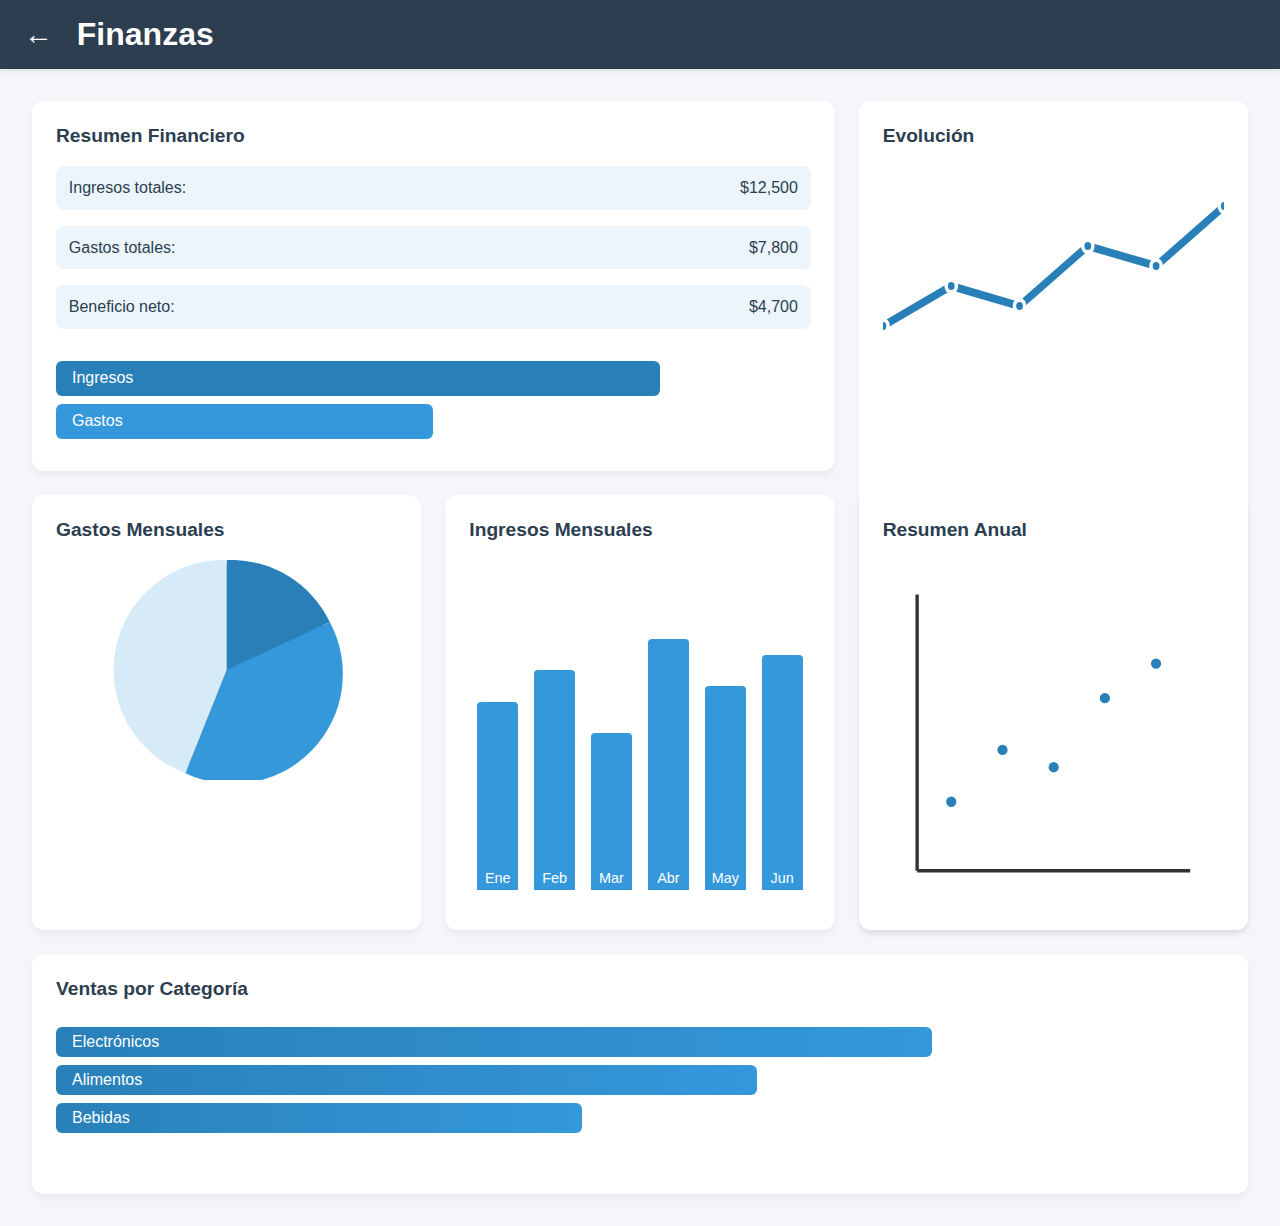
<file: Finanzas/index.html>
<!DOCTYPE html>
<html lang="es">
<head>
  <meta charset="UTF-8">
  <meta name="viewport" content="width=device-width, initial-scale=1.0">
  <title>Sistema POS - Finanzas</title>
  <link rel="stylesheet" href="styles.css">
</head>
<body>
  <header>
    <button id="backButton">←</button>
    <h1>Finanzas</h1>
  </header>

  <div class="grid-container">
    <!-- Cuadro 1: Resumen Financiero con gráfico de barras horizontal -->
    <div class="grid-item">
      <h2>Resumen Financiero</h2>
      <div class="metrics-box">
        <div class="metric-item">
          <span>Ingresos totales:</span>
          <span>$12,500</span>
        </div>
        <div class="metric-item">
          <span>Gastos totales:</span>
          <span>$7,800</span>
        </div>
        <div class="metric-item">
          <span>Beneficio neto:</span>
          <span>$4,700</span>
        </div>
      </div>
      <div class="chart horizontal-bar">
        <!-- Barras horizontales: ancho relativo para simular valores -->
        <div class="bar ingresos" style="width: 80%;">Ingresos</div>
        <div class="bar gastos" style="width: 50%;">Gastos</div>
      </div>
    </div>

    <!-- Cuadro 2: Evolución (chart de línea) -->
    <div class="grid-item">
      <h2>Evolución</h2>
      <div class="chart line-chart">
        <!-- Chart de línea simulado con SVG -->
        <svg viewBox="0 0 100 50" preserveAspectRatio="none">
          <polyline fill="none" stroke="#3498db" stroke-width="2"
            points="0,40 20,30 40,35 60,20 80,25 100,10" />
          <!-- Puntos -->
          <circle cx="0" cy="40" r="1.5" fill="#3498db" />
          <circle cx="20" cy="30" r="1.5" fill="#3498db" />
          <circle cx="40" cy="35" r="1.5" fill="#3498db" />
          <circle cx="60" cy="20" r="1.5" fill="#3498db" />
          <circle cx="80" cy="25" r="1.5" fill="#3498db" />
          <circle cx="100" cy="10" r="1.5" fill="#3498db" />
        </svg>
      </div>
    </div>

    <!-- Cuadro 3: Pie Chart de Gastos Mensuales -->
    <div class="grid-item">
      <h2>Gastos Mensuales</h2>
      <div class="chart pie-chart">
        <!-- Pie chart simulado con SVG -->
        <svg viewBox="0 0 32 32">
          <circle r="16" cx="16" cy="16" fill="#f5f6fa"/>
          <path d="M16 16 L16 0 A16 16 0 0 1 31 9 z" fill="#e74c3c"/>
          <path d="M16 16 L31 9 A16 16 0 0 1 10 31 z" fill="#f1c40f"/>
          <path d="M16 16 L10 31 A16 16 0 0 1 16 0 z" fill="#2ecc71"/>
        </svg>
      </div>
    </div>

    <!-- Cuadro 4: Barras verticales de Ingresos Mensuales -->
    <div class="grid-item">
      <h2>Ingresos Mensuales</h2>
      <div class="chart vertical-bars">
        <!-- Simulación de barras verticales -->
        <div class="vbar" style="height: 60%;">Ene</div>
        <div class="vbar" style="height: 70%;">Feb</div>
        <div class="vbar" style="height: 50%;">Mar</div>
        <div class="vbar" style="height: 80%;">Abr</div>
        <div class="vbar" style="height: 65%;">May</div>
        <div class="vbar" style="height: 75%;">Jun</div>
      </div>
    </div>

    <!-- Cuadro 5: Resumen Anual (XY Chart) -->
    <div class="grid-item">
      <h2>Resumen Anual</h2>
      <div class="chart xy-chart">
        <!-- Gráfico XY simulado con puntos -->
        <svg viewBox="0 0 100 100" preserveAspectRatio="none">
          <!-- Ejes -->
          <line x1="10" y1="90" x2="90" y2="90" stroke="#333" stroke-width="1" />
          <line x1="10" y1="90" x2="10" y2="10" stroke="#333" stroke-width="1" />
          <!-- Puntos aleatorios -->
          <circle cx="20" cy="70" r="2" fill="#9b59b6" />
          <circle cx="35" cy="55" r="2" fill="#9b59b6" />
          <circle cx="50" cy="60" r="2" fill="#9b59b6" />
          <circle cx="65" cy="40" r="2" fill="#9b59b6" />
          <circle cx="80" cy="30" r="2" fill="#9b59b6" />
        </svg>
      </div>
    </div>

    <div class="grid-item" id="categorias-chart">
        <h2>Ventas por Categoría</h2>
        <div class="chart horizontal-bar">
          <div class="bar" style="width: 75%">Electrónicos</div>
          <div class="bar" style="width: 60%">Alimentos</div>
          <div class="bar" style="width: 45%">Bebidas</div>
        </div>
      </div>

  <script src="script.js"></script>
</body>
</html>
</file>
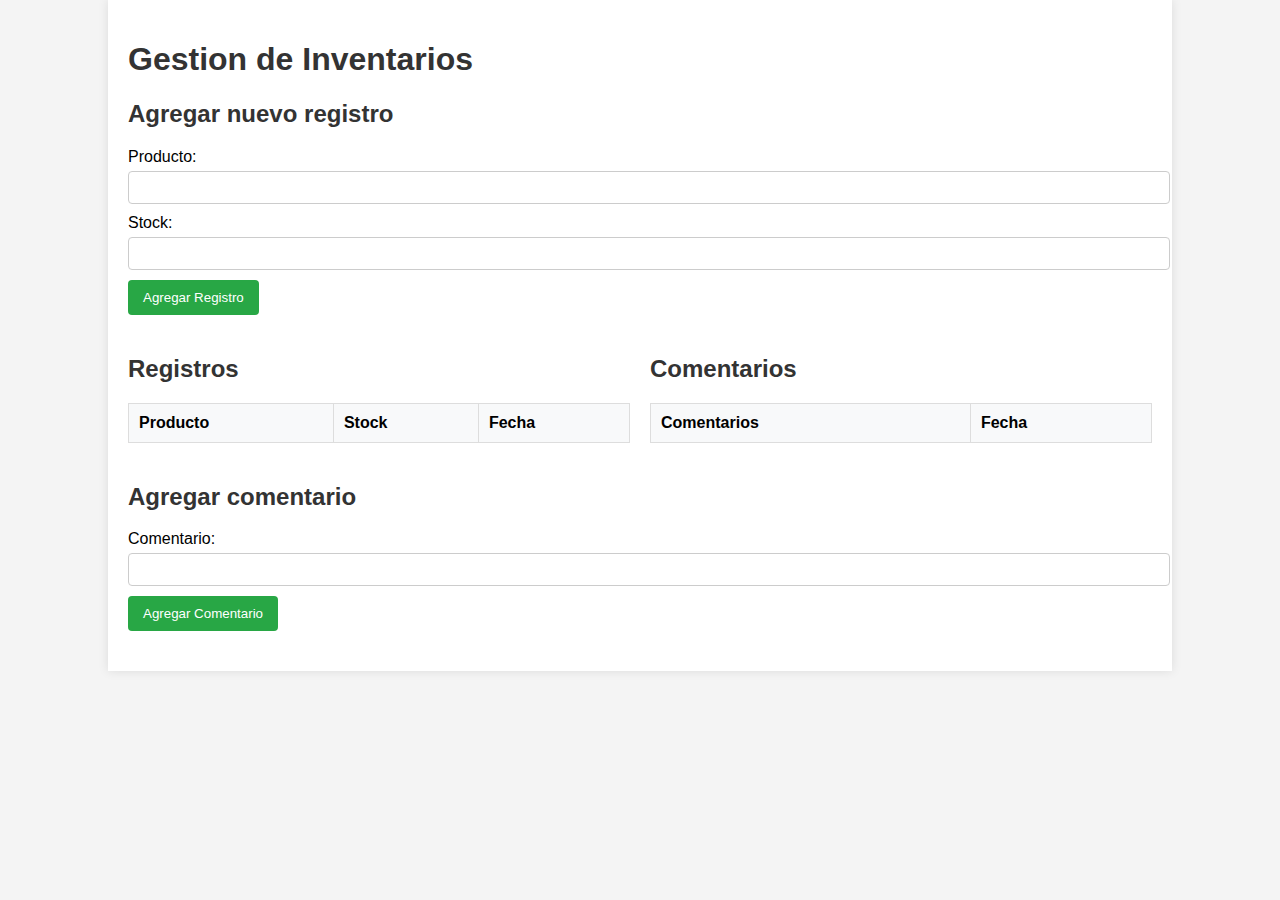
<file: ProyectoDSEyBD2/index.html>
<!DOCTYPE html>
<html lang="en">
<head>
    <meta charset="UTF-8">
    <meta name="viewport" content="width=device-width, initial-scale=1.0">
    <title>Gestion de Inventarios</title>
    <link rel="stylesheet" href="style.css">
</head>
<body>
    <div class="container">
        <h1>Gestion de Inventarios</h1>
        
        <section>
            <h2>Agregar nuevo registro</h2>
            <form id="registerForm">
                <label for="product">Producto:</label>
                <input type="text" id="product" name="product" required>
                <label for="stock">Stock:</label>
                <input type="number" id="stock" name="stock" required>
                <button type="submit">Agregar Registro</button>
            </form>
        </section>

        <div class="tables-container">
            <section class="table-section">
                <h2>Registros</h2>
                <table id="registersTable">
                    <thead>
                        <tr>
                            <th>Producto</th>
                            <th>Stock</th>
                            <th>Fecha</th>
                        </tr>
                    </thead>
                    <tbody>
                        <!-- Registers will be dynamically added here -->
                    </tbody>
                </table>
            </section>

            <section class="table-section">
                <h2>Comentarios</h2>
                <table id="commentsTable">
                    <thead>
                        <tr>
                            <th>Comentarios</th>
                            <th>Fecha</th>
                        </tr>
                    </thead>
                    <tbody>
                        <!-- Comments will be dynamically added here -->
                    </tbody>
                </table>
            </section>
        </div>

        <section>
            <h2>Agregar comentario</h2>
            <form id="commentForm">
                <label for="comment">Comentario:</label>
                <input type="text" id="comment" name="comment" required>
                <button type="submit">Agregar Comentario</button>
            </form>
        </section>
    </div>

    <script src="script.js"></script>
</body>
</html>
</file>
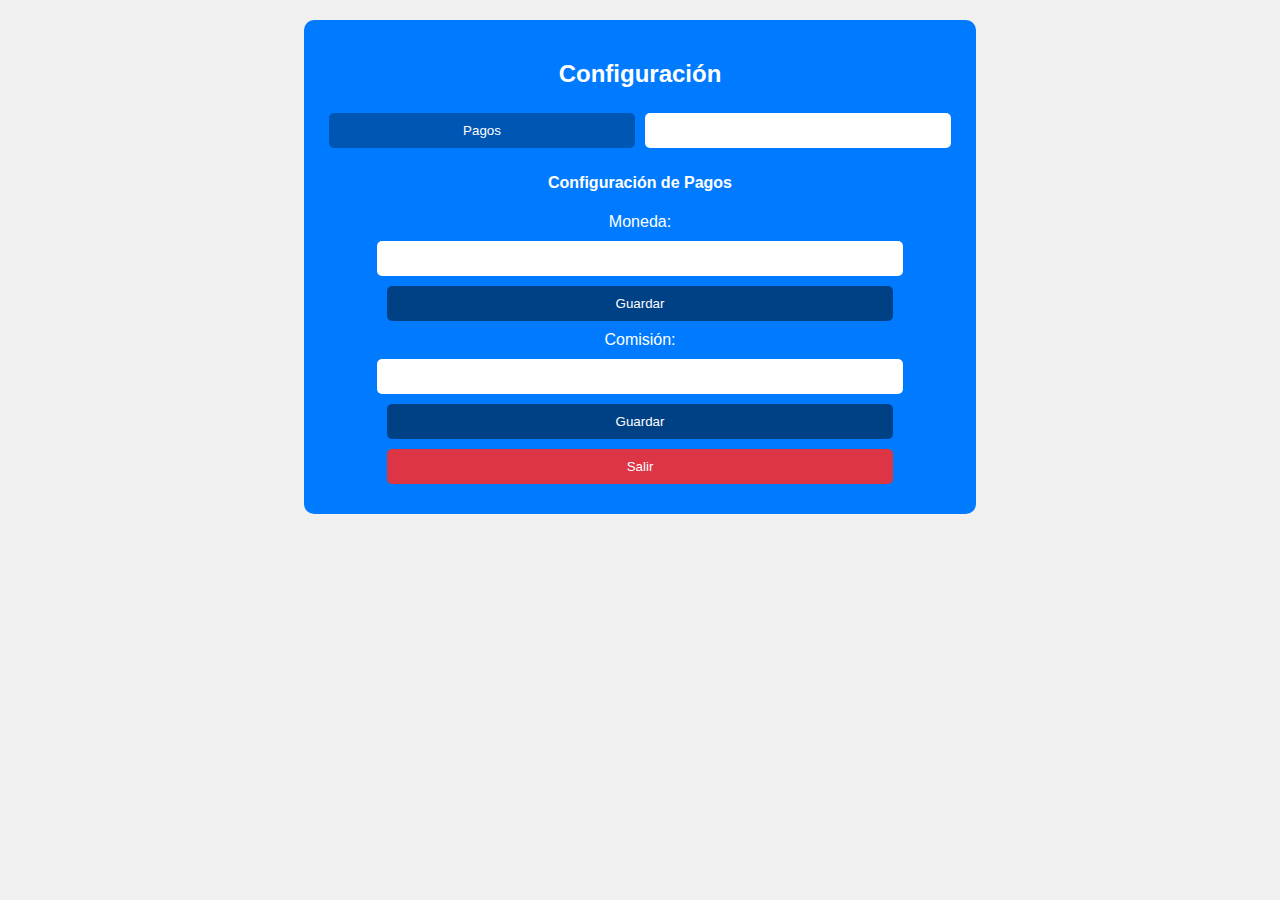
<file: cofig.html>
<!DOCTYPE html>
<html lang="es">
<head>
    <meta charset="UTF-8">
    <meta name="viewport" content="width=device-width, initial-scale=1.0">
    <title>Configuración</title>
    <style>
        body {
            font-family: Arial, sans-serif;
            background-color: #f0f0f0;
            text-align: center;
        }
        .container {
            width: 50%;
            margin: auto;
            background-color: #007bff;
            color: white;
            padding: 20px;
            border-radius: 10px;
            margin-top: 20px;
        }
        .tab {
            display: flex;
            justify-content: center;
            margin-bottom: 20px;
        }
        .tab button {
            background-color: white;
            border: none;
            padding: 10px 20px;
            cursor: pointer;
            margin: 5px;
        }
        .tab button.active {
            background-color: #0056b3;
            color: white;
        }
        .content {
            display: none;
        }
        .content.active {
            display: block;
        }
        input, button {
            display: block;
            width: 80%;
            margin: 10px auto;
            padding: 10px;
            border: none;
            border-radius: 5px;
        }
        button {
            background-color: #004085;
            color: white;
            cursor: pointer;
        }
        button:hover {
            background-color: #002752;
        }
        .btn-danger {
            background-color: #dc3545;
        }
    </style>
    <script>
        function guardarDatos(tipo) {
            let valor = document.getElementById(tipo).value;
            if (valor.trim() === "") {
                alert("Por favor, ingrese un valor en " + tipo);
                return;
            }
            alert(tipo + " guardado: " + valor);
        }
        
        function cerrarPagina() {
            window.close();
        }
        
        function cambiarPantalla(pantalla) {
            document.querySelectorAll('.content').forEach(div => div.classList.remove('active'));
            document.getElementById(pantalla).classList.add('active');
        }
    </script>
</head>
<body>
    <div class="container">
        <h2>Configuración</h2>
        <div class="tab">
            <button class="active" onclick="cambiarPantalla('pagos')">Pagos</button>
            <button onclick="cambiarPantalla('usuarios')">Usuarios</button>
        </div>
        
        <div id="pagos" class="content active">
            <h4>Configuración de Pagos</h4>
            <label>Moneda:</label>
            <input type="text" id="moneda">
            <button onclick="guardarDatos('moneda')">Guardar</button>
            <label>Comisión:</label>
            <input type="text" id="comision">
            <button onclick="guardarDatos('comision')">Guardar</button>
            <button class="btn-danger" onclick="cerrarPagina()">Salir</button>
        </div>
        
        <div id="usuarios" class="content">
            <h4>Configuración de Usuarios</h4>
            <label>Usuario Nuevo:</label>
            <input type="text" id="usuario">
            <button onclick="guardarDatos('usuario')">Guardar</button>
            <label>Área Asignada:</label>
            <input type="text" id="area">
            <button onclick="guardarDatos('area')">Guardar</button>
            <button class="btn-danger" onclick="cerrarPagina()">Salir</button>
        </div>
    </div>
</body>
</html>
</file>
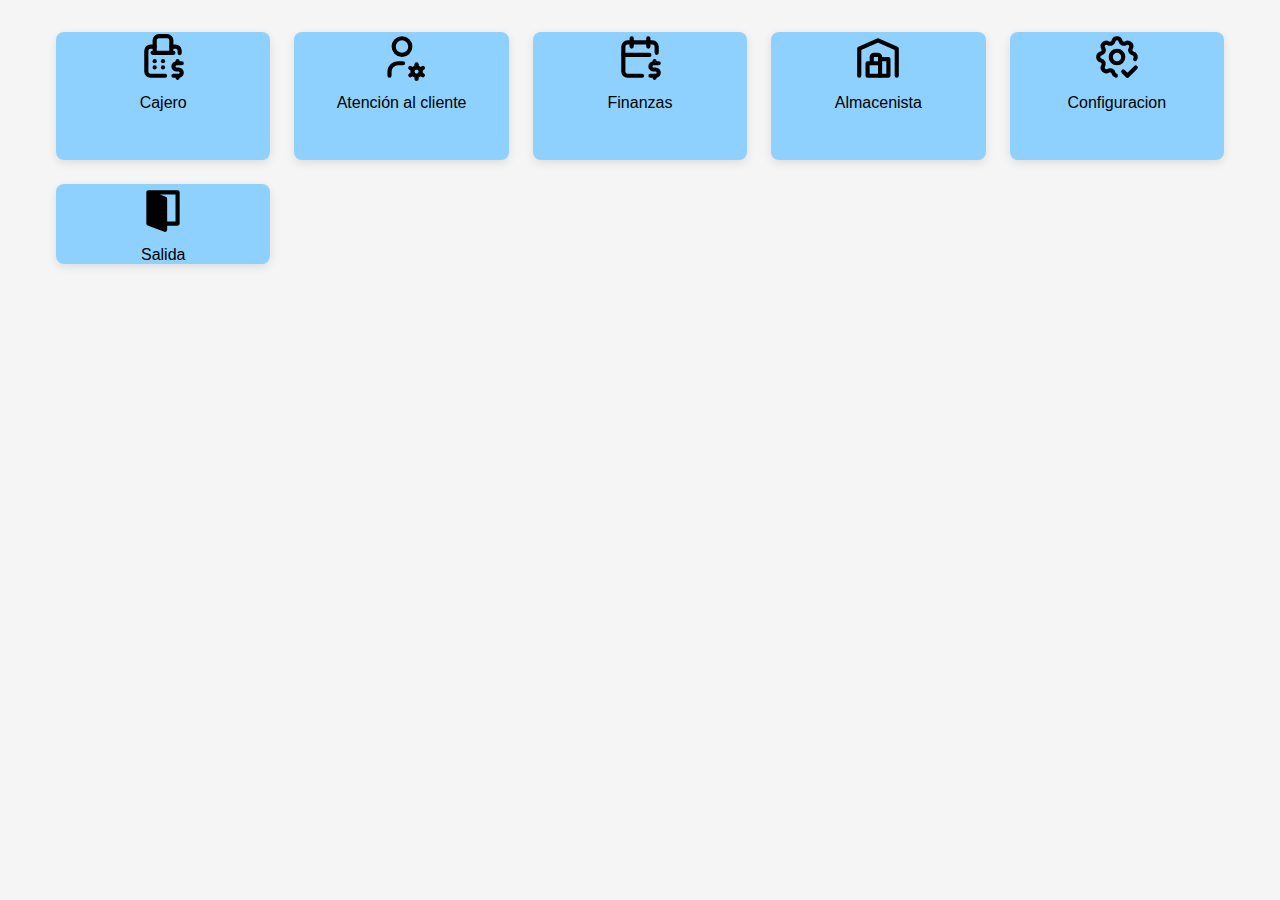
<file: inicio.html>
<!DOCTYPE html>
<html lang="es">
<head>
    <meta charset="UTF-8">
    <meta name="viewport" content="width=device-width, initial-scale=1.0">
    <title>Abarrotes Pedro</title>
    <link rel="stylesheet" href="/Css/inicio.css">
    
</head>
<body>


    <div class="container">
        <ul>
            <li>
            <center>
                <svg  xmlns="http://www.w3.org/2000/svg" color="black"  width="50"  height="50"  viewBox="0 0 24 24"  fill="none"  stroke="currentColor"  stroke-width="2"  stroke-linecap="round"  stroke-linejoin="round"  class="icon icon-tabler icons-tabler-outline icon-tabler-cash-register"><path stroke="none" d="M0 0h24v24H0z" fill="none"/><path d="M21 15h-2.5c-.398 0 -.779 .158 -1.061 .439c-.281 .281 -.439 .663 -.439 1.061c0 .398 .158 .779 .439 1.061c.281 .281 .663 .439 1.061 .439h1c.398 0 .779 .158 1.061 .439c.281 .281 .439 .663 .439 1.061c0 .398 -.158 .779 -.439 1.061c-.281 .281 -.663 .439 -1.061 .439h-2.5" /><path d="M19 21v1m0 -8v1" /><path d="M13 21h-7c-.53 0 -1.039 -.211 -1.414 -.586c-.375 -.375 -.586 -.884 -.586 -1.414v-10c0 -.53 .211 -1.039 .586 -1.414c.375 -.375 .884 -.586 1.414 -.586h2m12 3.12v-1.12c0 -.53 -.211 -1.039 -.586 -1.414c-.375 -.375 -.884 -.586 -1.414 -.586h-2" /><path d="M16 10v-6c0 -.53 -.211 -1.039 -.586 -1.414c-.375 -.375 -.884 -.586 -1.414 -.586h-4c-.53 0 -1.039 .211 -1.414 .586c-.375 .375 -.586 .884 -.586 1.414v6m8 0h-8m8 0h1m-9 0h-1" /><path d="M8 14v.01" /><path d="M8 17v.01" /><path d="M12 13.99v.01" /><path d="M12 17v.01" /></svg>
            </center>
            Cajero
            <a href="/cajero.html"></a>
            </li>

            <li>
            <center>
                <svg  xmlns="http://www.w3.org/2000/svg" color="black"  width="50"  height="50"  viewBox="0 0 24 24"  fill="none"  stroke="currentColor"  stroke-width="2"  stroke-linecap="round"  stroke-linejoin="round"  class="icon icon-tabler icons-tabler-outline icon-tabler-user-cog"><path stroke="none" d="M0 0h24v24H0z" fill="none"/><path d="M8 7a4 4 0 1 0 8 0a4 4 0 0 0 -8 0" /><path d="M6 21v-2a4 4 0 0 1 4 -4h2.5" /><path d="M19.001 19m-2 0a2 2 0 1 0 4 0a2 2 0 1 0 -4 0" /><path d="M19.001 15.5v1.5" /><path d="M19.001 21v1.5" /><path d="M22.032 17.25l-1.299 .75" /><path d="M17.27 20l-1.3 .75" /><path d="M15.97 17.25l1.3 .75" /><path d="M20.733 20l1.3 .75" /></svg>
            </center>
            Atención al cliente
            <a href="atencion.html"></a>
            </li>

            <li>
            <center>
                <svg  xmlns="http://www.w3.org/2000/svg" color="black"  width="50"  height="50"  viewBox="0 0 24 24"  fill="none"  stroke="currentColor"  stroke-width="2"  stroke-linecap="round"  stroke-linejoin="round"  class="icon icon-tabler icons-tabler-outline icon-tabler-calendar-dollar"><path stroke="none" d="M0 0h24v24H0z" fill="none"/><path d="M13 21h-7a2 2 0 0 1 -2 -2v-12a2 2 0 0 1 2 -2h12a2 2 0 0 1 2 2v3" /><path d="M16 3v4" /><path d="M8 3v4" /><path d="M4 11h12.5" /><path d="M21 15h-2.5a1.5 1.5 0 0 0 0 3h1a1.5 1.5 0 0 1 0 3h-2.5" /><path d="M19 21v1m0 -8v1" /></svg>
            </center>
            Finanzas
            <a href="finanzas.html"></a>
            </li>

            <li>
            <center>
                <svg  xmlns="http://www.w3.org/2000/svg" color="black" width="50"  height="50"  viewBox="0 0 24 24"  fill="none"  stroke="currentColor"  stroke-width="2"  stroke-linecap="round"  stroke-linejoin="round"  class="icon icon-tabler icons-tabler-outline icon-tabler-building-warehouse"><path stroke="none" d="M0 0h24v24H0z" fill="none"/><path d="M3 21v-13l9 -4l9 4v13" /><path d="M13 13h4v8h-10v-6h6" /><path d="M13 21v-9a1 1 0 0 0 -1 -1h-2a1 1 0 0 0 -1 1v3" /></svg>
            </center>
            Almacenista
            <a href="almacenista.html"></a>
            </li>

            <li>
            <center>
                <svg  xmlns="http://www.w3.org/2000/svg"  color="black" width="50"  height="50"  viewBox="0 0 24 24"  fill="none"  stroke="currentColor"  stroke-width="2"  stroke-linecap="round"  stroke-linejoin="round"  class="icon icon-tabler icons-tabler-outline icon-tabler-settings-check"><path stroke="none" d="M0 0h24v24H0z" fill="none"/><path d="M11.445 20.913a1.665 1.665 0 0 1 -1.12 -1.23a1.724 1.724 0 0 0 -2.573 -1.066c-1.543 .94 -3.31 -.826 -2.37 -2.37a1.724 1.724 0 0 0 -1.065 -2.572c-1.756 -.426 -1.756 -2.924 0 -3.35a1.724 1.724 0 0 0 1.066 -2.573c-.94 -1.543 .826 -3.31 2.37 -2.37c1 .608 2.296 .07 2.572 -1.065c.426 -1.756 2.924 -1.756 3.35 0a1.724 1.724 0 0 0 2.573 1.066c1.543 -.94 3.31 .826 2.37 2.37a1.724 1.724 0 0 0 1.065 2.572c1.31 .318 1.643 1.79 .997 2.694" /><path d="M15 19l2 2l4 -4" /><path d="M9 12a3 3 0 1 0 6 0a3 3 0 0 0 -6 0" /></svg>
            </center>
            Configuracion
            <a href="cofig.html"></a>
            </li>

            <li>
            <center>
                <svg  xmlns="http://www.w3.org/2000/svg" color="black" width="50"  height="50"  viewBox="0 0 24 24"  fill="currentColor"  class="icon icon-tabler icons-tabler-filled icon-tabler-dual-screen"><path stroke="none" d="M0 0h24v24H0z" fill="none"/><path d="M19 3a1 1 0 0 1 1 1v15a1 1 0 0 1 -1 1h-5v2a1 1 0 0 1 -1.351 .936l-8 -3a1 1 0 0 1 -.649 -.936v-15a1 1 0 0 1 .212 -.616l.068 -.079l.078 -.072l.066 -.05l.092 -.058l.065 -.033l.1 -.04l.099 -.028l.046 -.01l.108 -.013l.066 -.001zm-5.649 3.064a1 1 0 0 1 .649 .936v11h4v-13h-7.486z" /></svg>
            </center>
            Salida
            </li>

        </ul>
    </div>
</body>
</html>
</file>
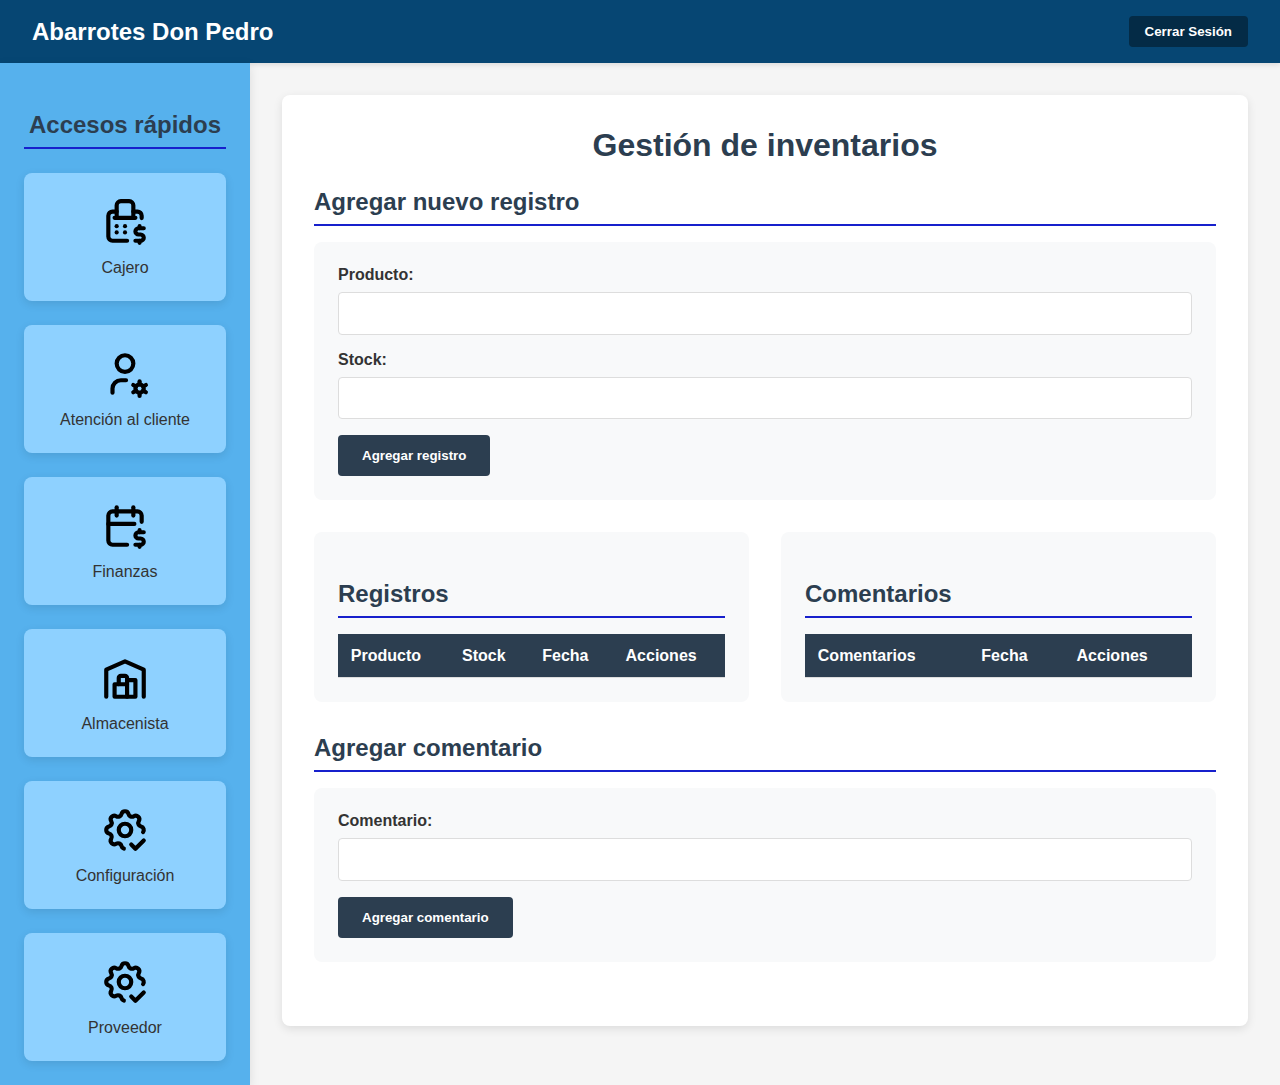
<file: Html/almacenista.html>
<!DOCTYPE html>
<html lang="es">
<head>
    <meta charset="UTF-8">
    <meta name="viewport" content="width=device-width, initial-scale=1.0">
    <title>Gestión de Inventarios | Abarrotes Don Pedro</title>
    <link rel="stylesheet" href="/Css/almacenista.css">
    <script defer src="/Js/almacenista.js"></script>

</head>
<body>
    <!-- Barra de navegación superior -->
    <nav>
        <div class="logo">Abarrotes <span>Don Pedro</span></div>
        <button id="salida-btn" onclick="cerrarPagina()">Cerrar Sesión</button>
    </nav>

    <!-- Contenido principal -->
    <div class="main-container">
        <!-- Menú de accesos rápidos -->
        <div class="quick-access">
            <h2>Accesos rápidos</h2>
            <ul>
                <li>
                    <a href="/Html/cajero.html">
                        <center>
                            <svg xmlns="http://www.w3.org/2000/svg" color="black" width="50" height="50" viewBox="0 0 24 24" fill="none" stroke="currentColor" stroke-width="2" stroke-linecap="round" stroke-linejoin="round" class="icon icon-tabler icons-tabler-outline icon-tabler-cash-register">
                                <path stroke="none" d="M0 0h24v24H0z" fill="none"/>
                                <path d="M21 15h-2.5c-.398 0 -.779 .158 -1.061 .439c-.281 .281 -.439 .663 -.439 1.061c0 .398 .158 .779 .439 1.061c.281 .281 .663 .439 1.061 .439h1c.398 0 .779 .158 1.061 .439c.281 .281 .439 .663 .439 1.061c0 .398 -.158 .779 -.439 1.061c-.281 .281 -.663 .439 -1.061 .439h-2.5" />
                                <path d="M19 21v1m0 -8v1" />
                                <path d="M13 21h-7c-.53 0 -1.039 -.211 -1.414 -.586c-.375 -.375 -.586 -.884 -.586 -1.414v-10c0 -.53 .211 -1.039 .586 -1.414c.375 -.375 .884 -.586 1.414 -.586h2m12 3.12v-1.12c0 -.53 -.211 -1.039 -.586 -1.414c-.375 -.375 -.884 -.586 -1.414 -.586h-2" />
                                <path d="M16 10v-6c0 -.53 -.211 -1.039 -.586 -1.414c-.375 -.375 -.884 -.586 -1.414 -.586h-4c-.53 0 -1.039 .211 -1.414 .586c-.375 .375 -.586 .884 -.586 1.414v6m8 0h-8m8 0h1m-9 0h-1" />
                                <path d="M8 14v.01" />
                                <path d="M8 17v.01" />
                                <path d="M12 13.99v.01" />
                                <path d="M12 17v.01" />
                            </svg>
                        </center>
                        Cajero
                    </a>
                </li>

                <li>
                    <a href="/Html/atencion.html">
                        <center>
                            <svg xmlns="http://www.w3.org/2000/svg" color="black" width="50" height="50" viewBox="0 0 24 24" fill="none" stroke="currentColor" stroke-width="2" stroke-linecap="round" stroke-linejoin="round" class="icon icon-tabler icons-tabler-outline icon-tabler-user-cog">
                                <path stroke="none" d="M0 0h24v24H0z" fill="none"/>
                                <path d="M8 7a4 4 0 1 0 8 0a4 4 0 0 0 -8 0" />
                                <path d="M6 21v-2a4 4 0 0 1 4 -4h2.5" />
                                <path d="M19.001 19m-2 0a2 2 0 1 0 4 0a2 2 0 1 0 -4 0" />
                                <path d="M19.001 15.5v1.5" />
                                <path d="M19.001 21v1.5" />
                                <path d="M22.032 17.25l-1.299 .75" />
                                <path d="M17.27 20l-1.3 .75" />
                                <path d="M15.97 17.25l1.3 .75" />
                                <path d="M20.733 20l1.3 .75" />
                            </svg>
                        </center>
                        Atención al cliente
                    </a>
                </li>

                <li>
                    <a href="/Html/finanzas.html">
                        <center>
                            <svg xmlns="http://www.w3.org/2000/svg" color="black" width="50" height="50" viewBox="0 0 24 24" fill="none" stroke="currentColor" stroke-width="2" stroke-linecap="round" stroke-linejoin="round" class="icon icon-tabler icons-tabler-outline icon-tabler-calendar-dollar">
                                <path stroke="none" d="M0 0h24v24H0z" fill="none"/>
                                <path d="M13 21h-7a2 2 0 0 1 -2 -2v-12a2 2 0 0 1 2 -2h12a2 2 0 0 1 2 2v3" />
                                <path d="M16 3v4" />
                                <path d="M8 3v4" />
                                <path d="M4 11h12.5" />
                                <path d="M21 15h-2.5a1.5 1.5 0 0 0 0 3h1a1.5 1.5 0 0 1 0 3h-2.5" />
                                <path d="M19 21v1m0 -8v1" />
                            </svg>
                        </center>
                        Finanzas
                    </a>
                </li>

                <li>
                    <a href="/Html/almacenista.html">
                        <center>
                            <svg xmlns="http://www.w3.org/2000/svg" color="black" width="50" height="50" viewBox="0 0 24 24" fill="none" stroke="currentColor" stroke-width="2" stroke-linecap="round" stroke-linejoin="round" class="icon icon-tabler icons-tabler-outline icon-tabler-building-warehouse">
                                <path stroke="none" d="M0 0h24v24H0z" fill="none"/>
                                <path d="M3 21v-13l9 -4l9 4v13" />
                                <path d="M13 13h4v8h-10v-6h6" />
                                <path d="M13 21v-9a1 1 0 0 0 -1 -1h-2a1 1 0 0 0 -1 1v3" />
                            </svg>
                        </center>
                        Almacenista
                    </a>
                </li>

                <li>
                    <a href="/Html/cofig.html">
                        <center>
                            <svg xmlns="http://www.w3.org/2000/svg" color="black" width="50" height="50" viewBox="0 0 24 24" fill="none" stroke="currentColor" stroke-width="2" stroke-linecap="round" stroke-linejoin="round" class="icon icon-tabler icons-tabler-outline icon-tabler-settings-check">
                                <path stroke="none" d="M0 0h24v24H0z" fill="none"/>
                                <path d="M11.445 20.913a1.665 1.665 0 0 1 -1.12 -1.23a1.724 1.724 0 0 0 -2.573 -1.066c-1.543 .94 -3.31 -.826 -2.37 -2.37a1.724 1.724 0 0 0 -1.065 -2.572c-1.756 -.426 -1.756 -2.924 0 -3.35a1.724 1.724 0 0 0 1.066 -2.573c-.94 -1.543 .826 -3.31 2.37 -2.37c1 .608 2.296 .07 2.572 -1.065c.426 -1.756 2.924 -1.756 3.35 0a1.724 1.724 0 0 0 2.573 1.066c1.543 -.94 3.31 .826 2.37 2.37a1.724 1.724 0 0 0 1.065 2.572c1.31 .318 1.643 1.79 .997 2.694" />
                                <path d="M15 19l2 2l4 -4" />
                                <path d="M9 12a3 3 0 1 0 6 0a3 3 0 0 0 -6 0" />
                            </svg>
                        </center>
                        Configuración
                    </a>
                </li>

                <li>
                    <a href="/Html/proveedor.html">
                        <center>
                            <svg xmlns="http://www.w3.org/2000/svg" color="black" width="50" height="50" viewBox="0 0 24 24" fill="none" stroke="currentColor" stroke-width="2" stroke-linecap="round" stroke-linejoin="round" class="icon icon-tabler icons-tabler-outline icon-tabler-settings-check">
                                <path stroke="none" d="M0 0h24v24H0z" fill="none"/>
                                <path d="M11.445 20.913a1.665 1.665 0 0 1 -1.12 -1.23a1.724 1.724 0 0 0 -2.573 -1.066c-1.543 .94 -3.31 -.826 -2.37 -2.37a1.724 1.724 0 0 0 -1.065 -2.572c-1.756 -.426 -1.756 -2.924 0 -3.35a1.724 1.724 0 0 0 1.066 -2.573c-.94 -1.543 .826 -3.31 2.37 -2.37c1 .608 2.296 .07 2.572 -1.065c.426 -1.756 2.924 -1.756 3.35 0a1.724 1.724 0 0 0 2.573 1.066c1.543 -.94 3.31 .826 2.37 2.37a1.724 1.724 0 0 0 1.065 2.572c1.31 .318 1.643 1.79 .997 2.694" />
                                <path d="M15 19l2 2l4 -4" />
                                <path d="M9 12a3 3 0 1 0 6 0a3 3 0 0 0 -6 0" />
                            </svg>
                        </center>
                        Proveedor
                    </a>
                </li>
            </ul>
        </div>

        <!-- Contenido de gestión de inventarios -->
        <div class="content">
            <div class="container">
                <h1>Gestión de inventarios</h1>

                <section>
                    <h2>Agregar nuevo registro</h2>
                    <form id="registerForm">
                        <label for="product">Producto:</label>
                        <input type="text" id="product" name="product" required>
                        <label for="stock">Stock:</label>
                        <input type="number" id="stock" name="stock" required>
                        <button type="submit">Agregar registro</button>
                    </form>
                </section>

                <div class="tables-container">
                    <section class="table-section">
                        <h2>Registros</h2>
                        <table id="registersTable">
                            <thead>
                                <tr>
                                    <th>Producto</th>
                                    <th>Stock</th>
                                    <th>Fecha</th>
                                    <th>Acciones</th>
                                </tr>
                            </thead>
                            <tbody>
                                <!-- Registros se agregarán aquí dinámicamente -->
                            </tbody>
                        </table>
                    </section>

                    <section class="table-section">
                        <h2>Comentarios</h2>
                        <table id="commentsTable">
                            <thead>
                                <tr>
                                    <th>Comentarios</th>
                                    <th>Fecha</th>
                                    <th>Acciones</th>
                                </tr>
                            </thead>
                            <tbody>
                                <!-- Comentarios se agregarán aquí dinámicamente -->
                            </tbody>
                        </table>
                    </section>
                </div>

                <section>
                    <h2>Agregar comentario</h2>
                    <form id="commentForm">
                        <label for="comment">Comentario:</label>
                        <input type="text" id="comment" name="comment" required>
                        <button type="submit">Agregar comentario</button>
                    </form>
                </section>
            </div>
        </div>
    </div>


</body>
</html>
</file>
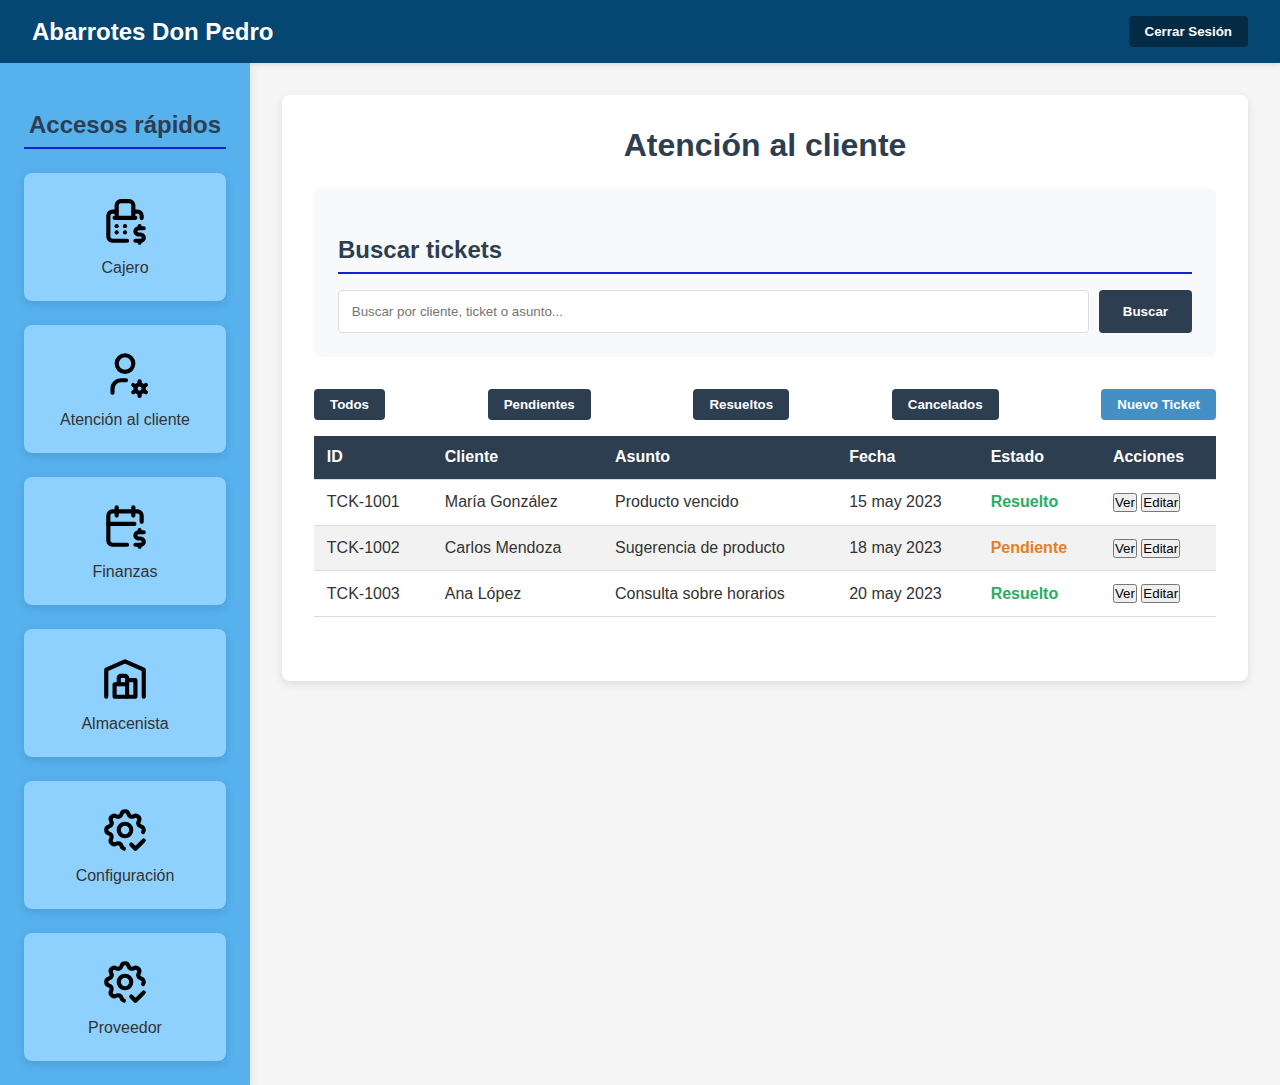
<file: Html/atencion.html>
<!DOCTYPE html>
<html lang="es">
<head>
    <meta charset="UTF-8">
    <meta name="viewport" content="width=device-width, initial-scale=1.0">
    <title>Atención al Cliente | Abarrotes Don Pedro</title>
    <link rel="stylesheet" href="/Css/atencion.css">
    <script defer src="/Js/atencion.js"> </script>
</head>
<body>
    <nav>
        <div class="logo">Abarrotes <span>Don Pedro</span></div>
        <button id="salida-btn" onclick="cerrarPagina()">Cerrar Sesión</button>
    </nav>

    <!-- Contenido principal -->
    <div class="main-container">
        <!-- Menú de accesos rápidos -->
        <div class="quick-access">
            <h2>Accesos rápidos</h2>
            <ul>
                <li>
                    <a href="/Html/cajero.html">
                        <center>
                            <svg xmlns="http://www.w3.org/2000/svg" color="black" width="50" height="50" viewBox="0 0 24 24" fill="none" stroke="currentColor" stroke-width="2" stroke-linecap="round" stroke-linejoin="round" class="icon icon-tabler icons-tabler-outline icon-tabler-cash-register">
                                <path stroke="none" d="M0 0h24v24H0z" fill="none"/>
                                <path d="M21 15h-2.5c-.398 0 -.779 .158 -1.061 .439c-.281 .281 -.439 .663 -.439 1.061c0 .398 .158 .779 .439 1.061c.281 .281 .663 .439 1.061 .439h1c.398 0 .779 .158 1.061 .439c.281 .281 .439 .663 .439 1.061c0 .398 -.158 .779 -.439 1.061c-.281 .281 -.663 .439 -1.061 .439h-2.5" />
                                <path d="M19 21v1m0 -8v1" />
                                <path d="M13 21h-7c-.53 0 -1.039 -.211 -1.414 -.586c-.375 -.375 -.586 -.884 -.586 -1.414v-10c0 -.53 .211 -1.039 .586 -1.414c.375 -.375 .884 -.586 1.414 -.586h2m12 3.12v-1.12c0 -.53 -.211 -1.039 -.586 -1.414c-.375 -.375 -.884 -.586 -1.414 -.586h-2" />
                                <path d="M16 10v-6c0 -.53 -.211 -1.039 -.586 -1.414c-.375 -.375 -.884 -.586 -1.414 -.586h-4c-.53 0 -1.039 .211 -1.414 .586c-.375 .375 -.586 .884 -.586 1.414v6m8 0h-8m8 0h1m-9 0h-1" />
                                <path d="M8 14v.01" />
                                <path d="M8 17v.01" />
                                <path d="M12 13.99v.01" />
                                <path d="M12 17v.01" />
                            </svg>
                        </center>
                        Cajero
                    </a>
                </li>

                <li>
                    <a href="/Html/atencion.html">
                        <center>
                            <svg xmlns="http://www.w3.org/2000/svg" color="black" width="50" height="50" viewBox="0 0 24 24" fill="none" stroke="currentColor" stroke-width="2" stroke-linecap="round" stroke-linejoin="round" class="icon icon-tabler icons-tabler-outline icon-tabler-user-cog">
                                <path stroke="none" d="M0 0h24v24H0z" fill="none"/>
                                <path d="M8 7a4 4 0 1 0 8 0a4 4 0 0 0 -8 0" />
                                <path d="M6 21v-2a4 4 0 0 1 4 -4h2.5" />
                                <path d="M19.001 19m-2 0a2 2 0 1 0 4 0a2 2 0 1 0 -4 0" />
                                <path d="M19.001 15.5v1.5" />
                                <path d="M19.001 21v1.5" />
                                <path d="M22.032 17.25l-1.299 .75" />
                                <path d="M17.27 20l-1.3 .75" />
                                <path d="M15.97 17.25l1.3 .75" />
                                <path d="M20.733 20l1.3 .75" />
                            </svg>
                        </center>
                        Atención al cliente
                    </a>
                </li>

                <li>
                    <a href="/Html/finanzas.html">
                        <center>
                            <svg xmlns="http://www.w3.org/2000/svg" color="black" width="50" height="50" viewBox="0 0 24 24" fill="none" stroke="currentColor" stroke-width="2" stroke-linecap="round" stroke-linejoin="round" class="icon icon-tabler icons-tabler-outline icon-tabler-calendar-dollar">
                                <path stroke="none" d="M0 0h24v24H0z" fill="none"/>
                                <path d="M13 21h-7a2 2 0 0 1 -2 -2v-12a2 2 0 0 1 2 -2h12a2 2 0 0 1 2 2v3" />
                                <path d="M16 3v4" />
                                <path d="M8 3v4" />
                                <path d="M4 11h12.5" />
                                <path d="M21 15h-2.5a1.5 1.5 0 0 0 0 3h1a1.5 1.5 0 0 1 0 3h-2.5" />
                                <path d="M19 21v1m0 -8v1" />
                            </svg>
                        </center>
                        Finanzas
                    </a>
                </li>

                <li>
                    <a href="/Html/almacenista.html">
                        <center>
                            <svg xmlns="http://www.w3.org/2000/svg" color="black" width="50" height="50" viewBox="0 0 24 24" fill="none" stroke="currentColor" stroke-width="2" stroke-linecap="round" stroke-linejoin="round" class="icon icon-tabler icons-tabler-outline icon-tabler-building-warehouse">
                                <path stroke="none" d="M0 0h24v24H0z" fill="none"/>
                                <path d="M3 21v-13l9 -4l9 4v13" />
                                <path d="M13 13h4v8h-10v-6h6" />
                                <path d="M13 21v-9a1 1 0 0 0 -1 -1h-2a1 1 0 0 0 -1 1v3" />
                            </svg>
                        </center>
                        Almacenista
                    </a>
                </li>

                <li>
                    <a href="/Html/cofig.html">
                        <center>
                            <svg xmlns="http://www.w3.org/2000/svg" color="black" width="50" height="50" viewBox="0 0 24 24" fill="none" stroke="currentColor" stroke-width="2" stroke-linecap="round" stroke-linejoin="round" class="icon icon-tabler icons-tabler-outline icon-tabler-settings-check">
                                <path stroke="none" d="M0 0h24v24H0z" fill="none"/>
                                <path d="M11.445 20.913a1.665 1.665 0 0 1 -1.12 -1.23a1.724 1.724 0 0 0 -2.573 -1.066c-1.543 .94 -3.31 -.826 -2.37 -2.37a1.724 1.724 0 0 0 -1.065 -2.572c-1.756 -.426 -1.756 -2.924 0 -3.35a1.724 1.724 0 0 0 1.066 -2.573c-.94 -1.543 .826 -3.31 2.37 -2.37c1 .608 2.296 .07 2.572 -1.065c.426 -1.756 2.924 -1.756 3.35 0a1.724 1.724 0 0 0 2.573 1.066c1.543 -.94 3.31 .826 2.37 2.37a1.724 1.724 0 0 0 1.065 2.572c1.31 .318 1.643 1.79 .997 2.694" />
                                <path d="M15 19l2 2l4 -4" />
                                <path d="M9 12a3 3 0 1 0 6 0a3 3 0 0 0 -6 0" />
                            </svg>
                        </center>
                        Configuración
                    </a>
                </li>

                <li>
                    <a href="/Html/proveedor.html">
                        <center>
                            <svg xmlns="http://www.w3.org/2000/svg" color="black" width="50" height="50" viewBox="0 0 24 24" fill="none" stroke="currentColor" stroke-width="2" stroke-linecap="round" stroke-linejoin="round" class="icon icon-tabler icons-tabler-outline icon-tabler-settings-check">
                                <path stroke="none" d="M0 0h24v24H0z" fill="none"/>
                                <path d="M11.445 20.913a1.665 1.665 0 0 1 -1.12 -1.23a1.724 1.724 0 0 0 -2.573 -1.066c-1.543 .94 -3.31 -.826 -2.37 -2.37a1.724 1.724 0 0 0 -1.065 -2.572c-1.756 -.426 -1.756 -2.924 0 -3.35a1.724 1.724 0 0 0 1.066 -2.573c-.94 -1.543 .826 -3.31 2.37 -2.37c1 .608 2.296 .07 2.572 -1.065c.426 -1.756 2.924 -1.756 3.35 0a1.724 1.724 0 0 0 2.573 1.066c1.543 -.94 3.31 .826 2.37 2.37a1.724 1.724 0 0 0 1.065 2.572c1.31 .318 1.643 1.79 .997 2.694" />
                                <path d="M15 19l2 2l4 -4" />
                                <path d="M9 12a3 3 0 1 0 6 0a3 3 0 0 0 -6 0" />
                            </svg>
                        </center>
                        Proveedor
                    </a>
                </li>
            </ul>
        </div>

        <!-- Contenido de atención al cliente -->
        <div class="content">
            <div class="container">
                <h1>Atención al cliente</h1>
                
                <!-- Sección de búsqueda -->
                <section class="search-section">
                    <h2>Buscar tickets</h2>
                    <div class="search-form">
                        <input type="text" id="searchInput" placeholder="Buscar por cliente, ticket o asunto...">
                        <button onclick="searchTickets()">Buscar</button>
                    </div>
                </section>
                
                <!-- Sección de tickets -->
                <section class="ticket-section">
                    <div class="ticket-actions">
                        <button onclick="filterTickets('all')">Todos</button>
                        <button onclick="filterTickets('pending')">Pendientes</button>
                        <button onclick="filterTickets('resolved')">Resueltos</button>
                        <button onclick="filterTickets('cancelled')">Cancelados</button>
                        <button class="new-ticket" onclick="openNewTicketModal()">Nuevo Ticket</button>
                    </div>
                    
                    <table id="ticketsTable">
                        <thead>
                            <tr>
                                <th>ID</th>
                                <th>Cliente</th>
                                <th>Asunto</th>
                                <th>Fecha</th>
                                <th>Estado</th>
                                <th>Acciones</th>
                            </tr>
                        </thead>
                        <tbody>
                            <!-- Tickets se cargarán aquí dinámicamente -->
                        </tbody>
                    </table>
                </section>
            </div>
        </div>
    </div>
    
    <!-- Modal para nuevo ticket -->
    <div id="ticketModal" class="modal">
        <div class="modal-content">
            <div class="modal-header">
                <h2 id="modalTitle">Nuevo ticket</h2>
                <button class="close-modal" onclick="closeModal()">&times;</button>
            </div>
            
            <form id="ticketForm">
                <input type="hidden" id="ticketId">
                
                <div class="form-group">
                    <label for="clientName">Nombre del cliente:</label>
                    <input type="text" id="clientName" required>
                </div>
                
                <div class="form-group">
                    <label for="clientPhone">Teléfono:</label>
                    <input type="text" id="clientPhone">
                </div>
                
                <div class="form-group">
                    <label for="ticketSubject">Asunto:</label>
                    <input type="text" id="ticketSubject" required>
                </div>
                
                <div class="form-group">
                    <label for="ticketType">Tipo:</label>
                    <select id="ticketType" required>
                        <option value="">Seleccione...</option>
                        <option value="reclamo">Reclamo</option>
                        <option value="sugerencia">Sugerencia</option>
                        <option value="consulta">Consulta</option>
                        <option value="problema">Problema con producto</option>
                    </select>
                </div>
                
                <div class="form-group">
                    <label for="ticketDescription">Descripción:</label>
                    <textarea id="ticketDescription" required></textarea>
                </div>
                
                <div class="form-group" id="statusGroup">
                    <label for="ticketStatus">Estado:</label>
                    <select id="ticketStatus">
                        <option value="pending">Pendiente</option>
                        <option value="resolved">Resuelto</option>
                        <option value="cancelled">Cancelado</option>
                    </select>
                </div>
                
                <div class="modal-actions">
                    <button type="button" class="cancel" onclick="closeModal()">Cancelar</button>
                    <button type="button" class="save" onclick="saveTicket()">Guardar</button>
                </div>
            </form>
        </div>
    </div>


</body>
</html>
</file>
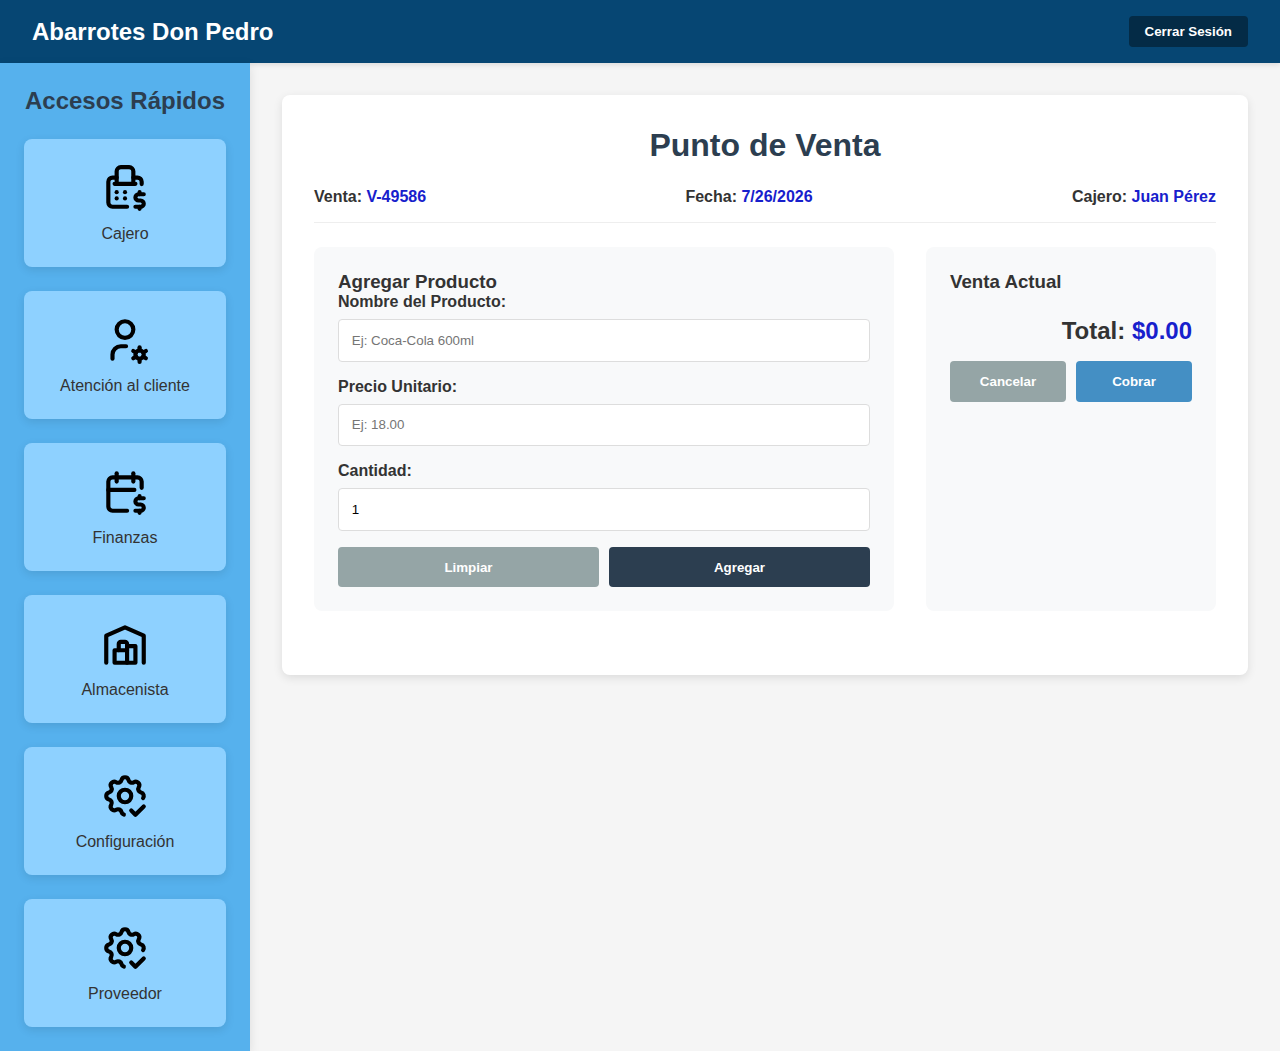
<file: Html/cajero.html>
<!DOCTYPE html>
<html lang="es">
<head>
    <meta charset="UTF-8">
    <meta name="viewport" content="width=device-width, initial-scale=1.0">
    <title>Caja - Punto de Venta | Abarrotes Don Pedro</title>
    <link rel="stylesheet" href="/Css/cajero.css">
    <script defer src="/Js/cajero.js"></script>

</head>
<body>
    <!-- Barra de navegación superior -->
    <nav>
        <div class="logo">Abarrotes <span>Don Pedro</span></div>
        <button id="salida-btn" onclick="cerrarPagina()">Cerrar Sesión</button>
    </nav>

    <!-- Contenido principal -->
    <div class="main-container">
        <!-- Menú de accesos rápidos -->
        <div class="quick-access">
            <h2>Accesos Rápidos</h2>
            <ul>
                <li>
                    <a href="/Html/cajero.html">
                        <center>
                            <svg xmlns="http://www.w3.org/2000/svg" color="black" width="50" height="50" viewBox="0 0 24 24" fill="none" stroke="currentColor" stroke-width="2" stroke-linecap="round" stroke-linejoin="round" class="icon icon-tabler icons-tabler-outline icon-tabler-cash-register">
                                <path stroke="none" d="M0 0h24v24H0z" fill="none"/>
                                <path d="M21 15h-2.5c-.398 0 -.779 .158 -1.061 .439c-.281 .281 -.439 .663 -.439 1.061c0 .398 .158 .779 .439 1.061c.281 .281 .663 .439 1.061 .439h1c.398 0 .779 .158 1.061 .439c.281 .281 .439 .663 .439 1.061c0 .398 -.158 .779 -.439 1.061c-.281 .281 -.663 .439 -1.061 .439h-2.5" />
                                <path d="M19 21v1m0 -8v1" />
                                <path d="M13 21h-7c-.53 0 -1.039 -.211 -1.414 -.586c-.375 -.375 -.586 -.884 -.586 -1.414v-10c0 -.53 .211 -1.039 .586 -1.414c.375 -.375 .884 -.586 1.414 -.586h2m12 3.12v-1.12c0 -.53 -.211 -1.039 -.586 -1.414c-.375 -.375 -.884 -.586 -1.414 -.586h-2" />
                                <path d="M16 10v-6c0 -.53 -.211 -1.039 -.586 -1.414c-.375 -.375 -.884 -.586 -1.414 -.586h-4c-.53 0 -1.039 .211 -1.414 .586c-.375 .375 -.586 .884 -.586 1.414v6m8 0h-8m8 0h1m-9 0h-1" />
                                <path d="M8 14v.01" />
                                <path d="M8 17v.01" />
                                <path d="M12 13.99v.01" />
                                <path d="M12 17v.01" />
                            </svg>
                        </center>
                        Cajero
                    </a>
                </li>

                <li>
                    <a href="/Html/atencion.html">
                        <center>
                            <svg xmlns="http://www.w3.org/2000/svg" color="black" width="50" height="50" viewBox="0 0 24 24" fill="none" stroke="currentColor" stroke-width="2" stroke-linecap="round" stroke-linejoin="round" class="icon icon-tabler icons-tabler-outline icon-tabler-user-cog">
                                <path stroke="none" d="M0 0h24v24H0z" fill="none"/>
                                <path d="M8 7a4 4 0 1 0 8 0a4 4 0 0 0 -8 0" />
                                <path d="M6 21v-2a4 4 0 0 1 4 -4h2.5" />
                                <path d="M19.001 19m-2 0a2 2 0 1 0 4 0a2 2 0 1 0 -4 0" />
                                <path d="M19.001 15.5v1.5" />
                                <path d="M19.001 21v1.5" />
                                <path d="M22.032 17.25l-1.299 .75" />
                                <path d="M17.27 20l-1.3 .75" />
                                <path d="M15.97 17.25l1.3 .75" />
                                <path d="M20.733 20l1.3 .75" />
                            </svg>
                        </center>
                        Atención al cliente
                    </a>
                </li>

                <li>
                    <a href="/Html/finanzas.html">
                        <center>
                            <svg xmlns="http://www.w3.org/2000/svg" color="black" width="50" height="50" viewBox="0 0 24 24" fill="none" stroke="currentColor" stroke-width="2" stroke-linecap="round" stroke-linejoin="round" class="icon icon-tabler icons-tabler-outline icon-tabler-calendar-dollar">
                                <path stroke="none" d="M0 0h24v24H0z" fill="none"/>
                                <path d="M13 21h-7a2 2 0 0 1 -2 -2v-12a2 2 0 0 1 2 -2h12a2 2 0 0 1 2 2v3" />
                                <path d="M16 3v4" />
                                <path d="M8 3v4" />
                                <path d="M4 11h12.5" />
                                <path d="M21 15h-2.5a1.5 1.5 0 0 0 0 3h1a1.5 1.5 0 0 1 0 3h-2.5" />
                                <path d="M19 21v1m0 -8v1" />
                            </svg>
                        </center>
                        Finanzas
                    </a>
                </li>

                <li>
                    <a href="/Html/almacenista.html">
                        <center>
                            <svg xmlns="http://www.w3.org/2000/svg" color="black" width="50" height="50" viewBox="0 0 24 24" fill="none" stroke="currentColor" stroke-width="2" stroke-linecap="round" stroke-linejoin="round" class="icon icon-tabler icons-tabler-outline icon-tabler-building-warehouse">
                                <path stroke="none" d="M0 0h24v24H0z" fill="none"/>
                                <path d="M3 21v-13l9 -4l9 4v13" />
                                <path d="M13 13h4v8h-10v-6h6" />
                                <path d="M13 21v-9a1 1 0 0 0 -1 -1h-2a1 1 0 0 0 -1 1v3" />
                            </svg>
                        </center>
                        Almacenista
                    </a>
                </li>

                <li>
                    <a href="/Html/cofig.html">
                        <center>
                            <svg xmlns="http://www.w3.org/2000/svg" color="black" width="50" height="50" viewBox="0 0 24 24" fill="none" stroke="currentColor" stroke-width="2" stroke-linecap="round" stroke-linejoin="round" class="icon icon-tabler icons-tabler-outline icon-tabler-settings-check">
                                <path stroke="none" d="M0 0h24v24H0z" fill="none"/>
                                <path d="M11.445 20.913a1.665 1.665 0 0 1 -1.12 -1.23a1.724 1.724 0 0 0 -2.573 -1.066c-1.543 .94 -3.31 -.826 -2.37 -2.37a1.724 1.724 0 0 0 -1.065 -2.572c-1.756 -.426 -1.756 -2.924 0 -3.35a1.724 1.724 0 0 0 1.066 -2.573c-.94 -1.543 .826 -3.31 2.37 -2.37c1 .608 2.296 .07 2.572 -1.065c.426 -1.756 2.924 -1.756 3.35 0a1.724 1.724 0 0 0 2.573 1.066c1.543 -.94 3.31 .826 2.37 2.37a1.724 1.724 0 0 0 1.065 2.572c1.31 .318 1.643 1.79 .997 2.694" />
                                <path d="M15 19l2 2l4 -4" />
                                <path d="M9 12a3 3 0 1 0 6 0a3 3 0 0 0 -6 0" />
                            </svg>
                        </center>
                        Configuración
                    </a>
                </li>

                <li>
                    <a href="/Html/proveedor.html">
                        <center>
                            <svg xmlns="http://www.w3.org/2000/svg" color="black" width="50" height="50" viewBox="0 0 24 24" fill="none" stroke="currentColor" stroke-width="2" stroke-linecap="round" stroke-linejoin="round" class="icon icon-tabler icons-tabler-outline icon-tabler-settings-check">
                                <path stroke="none" d="M0 0h24v24H0z" fill="none"/>
                                <path d="M11.445 20.913a1.665 1.665 0 0 1 -1.12 -1.23a1.724 1.724 0 0 0 -2.573 -1.066c-1.543 .94 -3.31 -.826 -2.37 -2.37a1.724 1.724 0 0 0 -1.065 -2.572c-1.756 -.426 -1.756 -2.924 0 -3.35a1.724 1.724 0 0 0 1.066 -2.573c-.94 -1.543 .826 -3.31 2.37 -2.37c1 .608 2.296 .07 2.572 -1.065c.426 -1.756 2.924 -1.756 3.35 0a1.724 1.724 0 0 0 2.573 1.066c1.543 -.94 3.31 .826 2.37 2.37a1.724 1.724 0 0 0 1.065 2.572c1.31 .318 1.643 1.79 .997 2.694" />
                                <path d="M15 19l2 2l4 -4" />
                                <path d="M9 12a3 3 0 1 0 6 0a3 3 0 0 0 -6 0" />
                            </svg>
                        </center>
                        Proveedor
                    </a>
                </li>
            </ul>
        </div>

        <!-- Contenido de caja -->
        <div class="content">
            <div class="container">
                <h1>Punto de Venta</h1>
                
                <!-- Encabezado de venta -->
                <div class="sale-header">
                    <div class="sale-info">
                        Venta: <span id="sale-id">V-00001</span>
                    </div>
                    <div class="sale-info">
                        Fecha: <span id="sale-date">15/05/2023</span>
                    </div>
                    <div class="sale-info">
                        Cajero: <span id="cashier-name">Juan Pérez</span>
                    </div>
                </div>
                
                <!-- Área de entrada manual -->
                <div class="manual-entry">
                    <!-- Formulario de entrada -->
                    <div class="entry-form">
                        <h3>Agregar Producto</h3>
                        
                        <div class="form-group">
                            <label for="product-name">Nombre del Producto:</label>
                            <input type="text" id="product-name" placeholder="Ej: Coca-Cola 600ml">
                        </div>
                        
                        <div class="form-group">
                            <label for="product-price">Precio Unitario:</label>
                            <input type="number" id="product-price" min="0" step="0.01" placeholder="Ej: 18.00">
                        </div>
                        
                        <div class="form-group">
                            <label for="product-quantity">Cantidad:</label>
                            <input type="number" id="product-quantity" min="1" value="1">
                        </div>
                        
                        <div class="form-actions">
                            <button class="form-btn clear-btn" onclick="clearForm()">Limpiar</button>
                            <button class="form-btn add-btn" onclick="addManualItem()">Agregar</button>
                        </div>
                    </div>
                    
                    <!-- Venta actual -->
                    <div class="current-sale">
                        <h3>Venta Actual</h3>
                        
                        <div class="sale-items" id="sale-items">
                            <!-- Items de venta se agregarán aquí -->
                        </div>
                        
                        <div class="sale-total">
                            Total: <span id="sale-total">$0.00</span>
                        </div>
                        
                        <div class="sale-actions">
                            <button class="sale-btn cancel-btn" onclick="cancelSale()">Cancelar</button>
                            <button class="sale-btn checkout-btn" onclick="processPayment()">Cobrar</button>
                        </div>
                    </div>
                </div>
                
                <!-- Área de pago (inicialmente oculta) -->
                <div class="payment-area" id="payment-area">
                    <h3>Método de Pago</h3>
                    
                    <div class="payment-methods">
                        <div class="payment-method" onclick="selectPaymentMethod('efectivo')">
                            <p>Efectivo</p>
                        </div>
                        
                        <div class="payment-method" onclick="selectPaymentMethod('tarjeta')">
                            <p>Tarjeta</p>
                        </div>
                        
                        <div class="payment-method" onclick="selectPaymentMethod('transferencia')">
                            <p>Transferencia</p>
                        </div>
                        
                        <div class="payment-method" onclick="selectPaymentMethod('dolares')">
                            <p>Dólares</p>
                        </div>
                    </div>
                    
                    <div id="payment-details" style="margin-top: 1.5rem; display: none;">
                        <!-- Detalles específicos del método de pago aparecerán aquí -->
                    </div>
                    
                    <div class="sale-actions" style="margin-top: 1.5rem;">
                        <button class="sale-btn cancel-btn" onclick="cancelPayment()">Regresar</button>
                        <button class="sale-btn checkout-btn" onclick="completeSale()">Finalizar Venta</button>
                    </div>
                </div>
            </div>
        </div>
    </div>


</body>
</html>
</file>
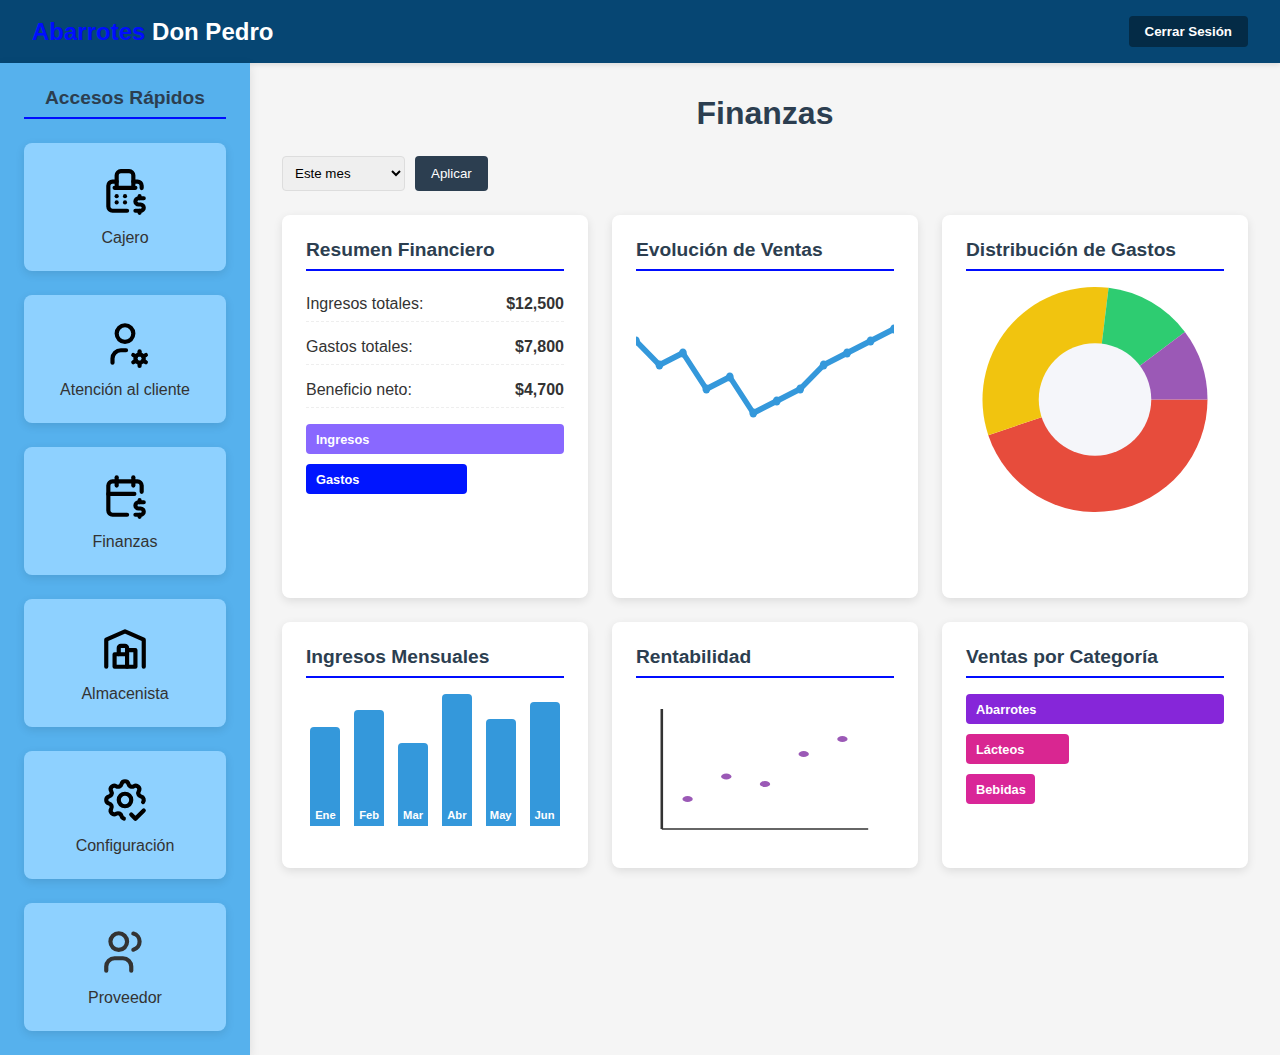
<file: Html/finanzas.html>
<!DOCTYPE html>
<html lang="es">
<head>
    <meta charset="UTF-8">
    <meta name="viewport" content="width=device-width, initial-scale=1.0">
    <title>Finanzas | Abarrotes Don Pedro</title>
    <link rel="stylesheet" href="/Css/finanzas.css">
    <script defer src="/Js/finanzas.js"></script>

</head>
<body>
    <!-- Barra de navegación superior -->
    <nav>
        <div class="logo">Abarrotes <span>Don Pedro</span></div>
        <button id="salida-btn" onclick="cerrarPagina()">Cerrar Sesión</button>
    </nav>

    <!-- Contenido principal -->
    <div class="main-container">
        <!-- Menú de accesos rápidos -->
        <div class="quick-access">
            <h2>Accesos Rápidos</h2>
            <ul>
                <li>
                    <a href="/Html/cajero.html">
                        <center>
                            <svg xmlns="http://www.w3.org/2000/svg" color="black" width="50" height="50" viewBox="0 0 24 24" fill="none" stroke="currentColor" stroke-width="2" stroke-linecap="round" stroke-linejoin="round" class="icon icon-tabler icons-tabler-outline icon-tabler-cash-register">
                                <path stroke="none" d="M0 0h24v24H0z" fill="none"/>
                                <path d="M21 15h-2.5c-.398 0 -.779 .158 -1.061 .439c-.281 .281 -.439 .663 -.439 1.061c0 .398 .158 .779 .439 1.061c.281 .281 .663 .439 1.061 .439h1c.398 0 .779 .158 1.061 .439c.281 .281 .439 .663 .439 1.061c0 .398 -.158 .779 -.439 1.061c-.281 .281 -.663 .439 -1.061 .439h-2.5" />
                                <path d="M19 21v1m0 -8v1" />
                                <path d="M13 21h-7c-.53 0 -1.039 -.211 -1.414 -.586c-.375 -.375 -.586 -.884 -.586 -1.414v-10c0 -.53 .211 -1.039 .586 -1.414c.375 -.375 .884 -.586 1.414 -.586h2m12 3.12v-1.12c0 -.53 -.211 -1.039 -.586 -1.414c-.375 -.375 -.884 -.586 -1.414 -.586h-2" />
                                <path d="M16 10v-6c0 -.53 -.211 -1.039 -.586 -1.414c-.375 -.375 -.884 -.586 -1.414 -.586h-4c-.53 0 -1.039 .211 -1.414 .586c-.375 .375 -.586 .884 -.586 1.414v6m8 0h-8m8 0h1m-9 0h-1" />
                                <path d="M8 14v.01" />
                                <path d="M8 17v.01" />
                                <path d="M12 13.99v.01" />
                                <path d="M12 17v.01" />
                            </svg>
                        </center>
                        Cajero
                    </a>
                </li>

                <li>
                    <a href="/Html/atencion.html">
                        <center>
                            <svg xmlns="http://www.w3.org/2000/svg" color="black" width="50" height="50" viewBox="0 0 24 24" fill="none" stroke="currentColor" stroke-width="2" stroke-linecap="round" stroke-linejoin="round" class="icon icon-tabler icons-tabler-outline icon-tabler-user-cog">
                                <path stroke="none" d="M0 0h24v24H0z" fill="none"/>
                                <path d="M8 7a4 4 0 1 0 8 0a4 4 0 0 0 -8 0" />
                                <path d="M6 21v-2a4 4 0 0 1 4 -4h2.5" />
                                <path d="M19.001 19m-2 0a2 2 0 1 0 4 0a2 2 0 1 0 -4 0" />
                                <path d="M19.001 15.5v1.5" />
                                <path d="M19.001 21v1.5" />
                                <path d="M22.032 17.25l-1.299 .75" />
                                <path d="M17.27 20l-1.3 .75" />
                                <path d="M15.97 17.25l1.3 .75" />
                                <path d="M20.733 20l1.3 .75" />
                            </svg>
                        </center>
                        Atención al cliente
                    </a>
                </li>

                <li>
                    <a href="/Html/finanzas.html">
                        <center>
                            <svg xmlns="http://www.w3.org/2000/svg" color="black" width="50" height="50" viewBox="0 0 24 24" fill="none" stroke="currentColor" stroke-width="2" stroke-linecap="round" stroke-linejoin="round" class="icon icon-tabler icons-tabler-outline icon-tabler-calendar-dollar">
                                <path stroke="none" d="M0 0h24v24H0z" fill="none"/>
                                <path d="M13 21h-7a2 2 0 0 1 -2 -2v-12a2 2 0 0 1 2 -2h12a2 2 0 0 1 2 2v3" />
                                <path d="M16 3v4" />
                                <path d="M8 3v4" />
                                <path d="M4 11h12.5" />
                                <path d="M21 15h-2.5a1.5 1.5 0 0 0 0 3h1a1.5 1.5 0 0 1 0 3h-2.5" />
                                <path d="M19 21v1m0 -8v1" />
                            </svg>
                        </center>
                        Finanzas
                    </a>
                </li>

                <li>
                    <a href="/Html/almacenista.html">
                        <center>
                            <svg xmlns="http://www.w3.org/2000/svg" color="black" width="50" height="50" viewBox="0 0 24 24" fill="none" stroke="currentColor" stroke-width="2" stroke-linecap="round" stroke-linejoin="round" class="icon icon-tabler icons-tabler-outline icon-tabler-building-warehouse">
                                <path stroke="none" d="M0 0h24v24H0z" fill="none"/>
                                <path d="M3 21v-13l9 -4l9 4v13" />
                                <path d="M13 13h4v8h-10v-6h6" />
                                <path d="M13 21v-9a1 1 0 0 0 -1 -1h-2a1 1 0 0 0 -1 1v3" />
                            </svg>
                        </center>
                        Almacenista
                    </a>
                </li>

                <li>
                    <a href="/Html/cofig.html">
                        <center>
                            <svg xmlns="http://www.w3.org/2000/svg" color="black" width="50" height="50" viewBox="0 0 24 24" fill="none" stroke="currentColor" stroke-width="2" stroke-linecap="round" stroke-linejoin="round" class="icon icon-tabler icons-tabler-outline icon-tabler-settings-check">
                                <path stroke="none" d="M0 0h24v24H0z" fill="none"/>
                                <path d="M11.445 20.913a1.665 1.665 0 0 1 -1.12 -1.23a1.724 1.724 0 0 0 -2.573 -1.066c-1.543 .94 -3.31 -.826 -2.37 -2.37a1.724 1.724 0 0 0 -1.065 -2.572c-1.756 -.426 -1.756 -2.924 0 -3.35a1.724 1.724 0 0 0 1.066 -2.573c-.94 -1.543 .826 -3.31 2.37 -2.37c1 .608 2.296 .07 2.572 -1.065c.426 -1.756 2.924 -1.756 3.35 0a1.724 1.724 0 0 0 2.573 1.066c1.543 -.94 3.31 .826 2.37 2.37a1.724 1.724 0 0 0 1.065 2.572c1.31 .318 1.643 1.79 .997 2.694" />
                                <path d="M15 19l2 2l4 -4" />
                                <path d="M9 12a3 3 0 1 0 6 0a3 3 0 0 0 -6 0" />
                            </svg>
                        </center>
                        Configuración
                    </a>
                </li>

                <li>
                    <a href="/Html/proveedor.html">
                        <center>
                            <svg  xmlns="http://www.w3.org/2000/svg"  width="50"  height="50"  viewBox="0 0 24 24"  fill="none"  stroke="currentColor"  stroke-width="2"  stroke-linecap="round"  stroke-linejoin="round"  class="icon icon-tabler icons-tabler-outline icon-tabler-users">
                                <path stroke="none" d="M0 0h24v24H0z" fill="none"/>
                                <path d="M9 7m-4 0a4 4 0 1 0 8 0a4 4 0 1 0 -8 0" />
                                <path d="M3 21v-2a4 4 0 0 1 4 -4h4a4 4 0 0 1 4 4v2" />
                                <path d="M16 3.13a4 4 0 0 1 0 7.75" /
                                ><path d="M21 21v-2a4 4 0 0 0 -3 -3.85" />
                            </svg>
                                
                            </svg>
                        </center>
                        Proveedor
                    </a>
                </li>
            </ul>
        </div>

        <!-- Contenido de finanzas -->
        <div class="content">
            <h1>Finanzas</h1>
            
            <!-- Filtros -->
            <div class="filters">
                <select id="periodo">
                    <option value="mes">Este mes</option>
                    <option value="trimestre">Este trimestre</option>
                    <option value="anio">Este año</option>
                    <option value="personalizado">Personalizado</option>
                </select>
                
                <input type="date" id="fechaInicio" style="display: none;">
                <input type="date" id="fechaFin" style="display: none;">
                
                <button onclick="aplicarFiltros()">Aplicar</button>
            </div>
            
            <div class="grid-container">
                <!-- Cuadro 1: Resumen Financiero con gráfico de barras horizontal -->
                <div class="grid-item">
                    <h2>Resumen Financiero</h2>
                    <div class="metrics-box">
                        <div class="metric-item">
                            <span>Ingresos totales:</span>
                            <span id="ingresos-totales">$12,500</span>
                        </div>
                        <div class="metric-item">
                            <span>Gastos totales:</span>
                            <span id="gastos-totales">$7,800</span>
                        </div>
                        <div class="metric-item">
                            <span>Beneficio neto:</span>
                            <span id="beneficio-neto">$4,700</span>
                        </div>
                    </div>
                    <div class="chart horizontal-bar">
                        <div class="bar ingresos" id="barra-ingresos">Ingresos</div>
                        <div class="bar gastos" id="barra-gastos">Gastos</div>
                    </div>
                </div>

                <!-- Cuadro 2: Evolución (chart de línea) -->
                <div class="grid-item">
                    <h2>Evolución de Ventas</h2>
                    <div class="chart line-chart">
                        <svg viewBox="0 0 100 50" preserveAspectRatio="none" id="lineChart">
                            <polyline fill="none" stroke="#3498db" stroke-width="2" id="lineChartPath" />
                            <!-- Puntos se agregarán dinámicamente -->
                        </svg>
                    </div>
                </div>

                <!-- Cuadro 3: Pie Chart de Gastos Mensuales -->
                <div class="grid-item">
                    <h2>Distribución de Gastos</h2>
                    <div class="chart pie-chart">
                        <svg viewBox="0 0 32 32" id="pieChart">
                            <!-- El gráfico de pastel se generará dinámicamente -->
                        </svg>
                    </div>
                </div>

                <!-- Cuadro 4: Barras verticales de Ingresos Mensuales -->
                <div class="grid-item">
                    <h2>Ingresos Mensuales</h2>
                    <div class="chart vertical-bars" id="verticalBars">
                        <!-- Barras se generarán dinámicamente -->
                    </div>
                </div>

                <!-- Cuadro 5: Resumen Anual (XY Chart) -->
                <div class="grid-item">
                    <h2>Rentabilidad</h2>
                    <div class="chart xy-chart">
                        <svg viewBox="0 0 100 100" preserveAspectRatio="none" id="xyChart">
                            <!-- Ejes -->
                            <line x1="10" y1="90" x2="90" y2="90" stroke="#333" stroke-width="1" />
                            <line x1="10" y1="90" x2="10" y2="10" stroke="#333" stroke-width="1" />
                            <!-- Puntos se agregarán dinámicamente -->
                        </svg>
                    </div>
                </div>

                <!-- Cuadro 6: Ventas por Categoría -->
                <div class="grid-item" id="categorias-chart">
                    <h2>Ventas por Categoría</h2>
                    <div class="chart horizontal-bar" id="categoriasBars">
                        <!-- Barras se generarán dinámicamente -->
                    </div>
                </div>
            </div>
        </div>
    </div>
</body>
</html>
</file>
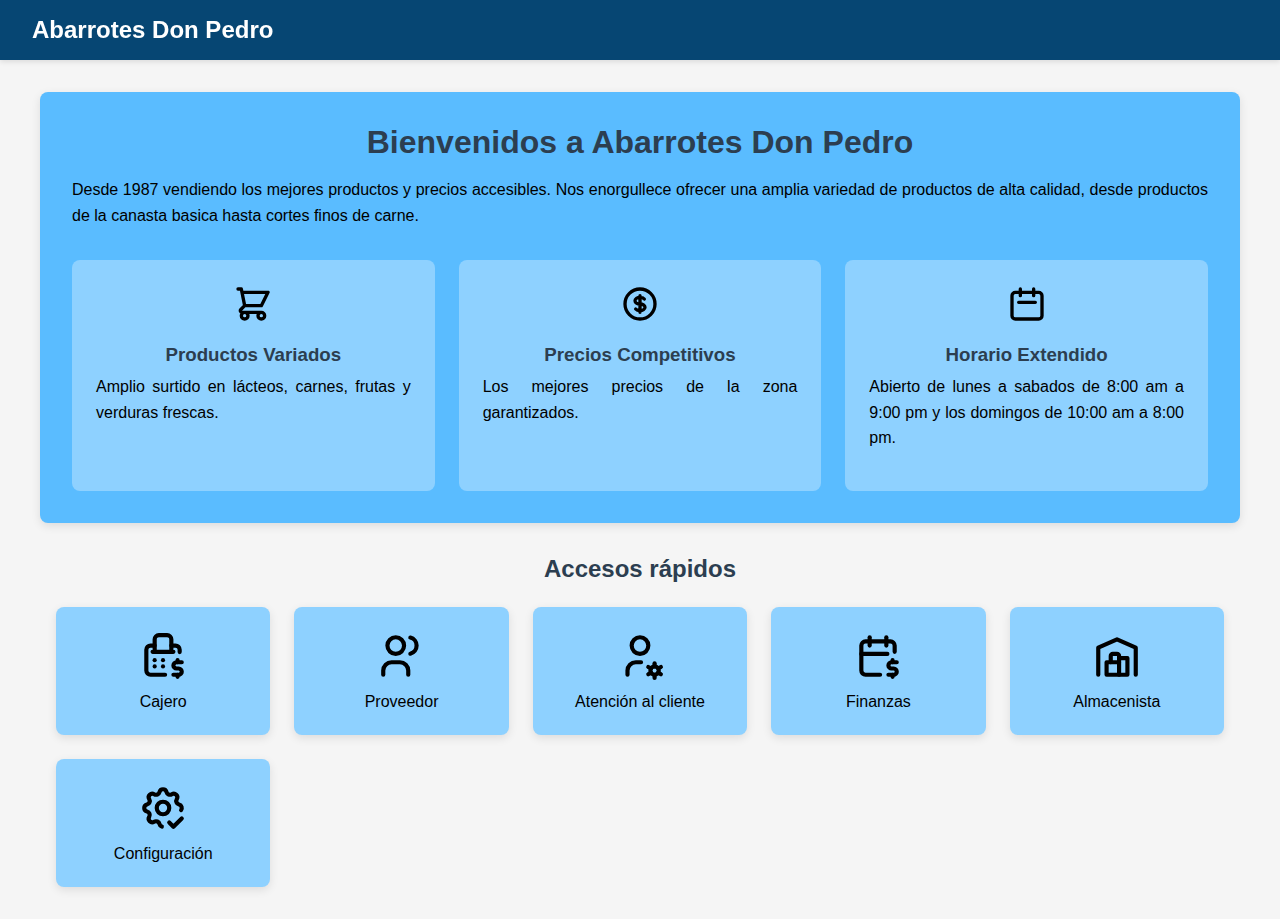
<file: Html/inicio.html>
<!DOCTYPE html>
<html lang="es">
<head>
    <meta charset="UTF-8">
    <meta name="viewport" content="width=device-width, initial-scale=1.0">
    <title>Abarrotes Don Pedro</title>
    <link rel="stylesheet" href="/Css/inicio.css">
    
</head>
<body>
    <nav>
        <center>
        <div class="logo">Abarrotes <span> Don Pedro</span></div>
    </center>
    </nav>

    <section class="info-section">
        <h2>Bienvenidos a Abarrotes Don Pedro</h2>
        <p>Desde 1987 vendiendo los mejores productos y precios accesibles. Nos enorgullece ofrecer una amplia variedad de productos de alta calidad, desde productos de la canasta basica hasta cortes finos de carne.</p>
        
        <div class="features">
            <div class="feature">
                <svg xmlns="http://www.w3.org/2000/svg" fill="none" viewBox="0 0 24 24" stroke="currentColor">
                    <path stroke-linecap="round" stroke-linejoin="round" stroke-width="2" d="M3 3h2l.4 2M7 13h10l4-8H5.4M7 13L5.4 5M7 13l-2.293 2.293c-.63.63-.184 1.707.707 1.707H17m0 0a2 2 0 100 4 2 2 0 000-4zm-8 2a2 2 0 11-4 0 2 2 0 014 0z" />
                </svg>
                <h3>Productos Variados</h3>
                <p>Amplio surtido en lácteos, carnes, frutas y verduras frescas.</p>
            </div>
            
            <div class="feature">
                <svg xmlns="http://www.w3.org/2000/svg" fill="none" viewBox="0 0 24 24" stroke="currentColor">
                    <path stroke-linecap="round" stroke-linejoin="round" stroke-width="2" d="M12 8c-1.657 0-3 .895-3 2s1.343 2 3 2 3 .895 3 2-1.343 2-3 2m0-8c1.11 0 2.08.402 2.599 1M12 8V7m0 1v8m0 0v1m0-1c-1.11 0-2.08-.402-2.599-1M21 12a9 9 0 11-18 0 9 9 0 0118 0z" />
                </svg>
                <h3>Precios Competitivos</h3>
                <p>Los mejores precios de la zona garantizados.</p>
            </div>
            
            <div class="feature">
                <svg xmlns="http://www.w3.org/2000/svg" fill="none" viewBox="0 0 24 24" stroke="currentColor">
                    <path stroke-linecap="round" stroke-linejoin="round" stroke-width="2" d="M8 7V3m8 4V3m-9 8h10M5 21h14a2 2 0 002-2V7a2 2 0 00-2-2H5a2 2 0 00-2 2v12a2 2 0 002 2z" />
                </svg>
                <h3>Horario Extendido</h3>
                <p>Abierto de lunes a sabados de 8:00 am a 9:00 pm y los domingos de 10:00 am a 8:00 pm.</p>
            </div>
        </div>
    </section>

    <!-- Menú de acceso rápido -->
    <div class="container">
        <h2 style="text-align: center; margin-bottom: 1.5rem; color: #2c3e50;">Accesos rápidos</h2>
        <ul>
            <li>
                <a href="/Html/cajero.html">
                    <center>
                        <svg xmlns="http://www.w3.org/2000/svg" color="black" width="50" height="50" viewBox="0 0 24 24" fill="none" stroke="currentColor" stroke-width="2" stroke-linecap="round" stroke-linejoin="round" class="icon icon-tabler icons-tabler-outline icon-tabler-cash-register">
                            <path stroke="none" d="M0 0h24v24H0z" fill="none"/>
                            <path d="M21 15h-2.5c-.398 0 -.779 .158 -1.061 .439c-.281 .281 -.439 .663 -.439 1.061c0 .398 .158 .779 .439 1.061c.281 .281 .663 .439 1.061 .439h1c.398 0 .779 .158 1.061 .439c.281 .281 .439 .663 .439 1.061c0 .398 -.158 .779 -.439 1.061c-.281 .281 -.663 .439 -1.061 .439h-2.5" />
                            <path d="M19 21v1m0 -8v1" />
                            <path d="M13 21h-7c-.53 0 -1.039 -.211 -1.414 -.586c-.375 -.375 -.586 -.884 -.586 -1.414v-10c0 -.53 .211 -1.039 .586 -1.414c.375 -.375 .884 -.586 1.414 -.586h2m12 3.12v-1.12c0 -.53 -.211 -1.039 -.586 -1.414c-.375 -.375 -.884 -.586 -1.414 -.586h-2" />
                            <path d="M16 10v-6c0 -.53 -.211 -1.039 -.586 -1.414c-.375 -.375 -.884 -.586 -1.414 -.586h-4c-.53 0 -1.039 .211 -1.414 .586c-.375 .375 -.586 .884 -.586 1.414v6m8 0h-8m8 0h1m-9 0h-1" />
                            <path d="M8 14v.01" />
                            <path d="M8 17v.01" />
                            <path d="M12 13.99v.01" />
                            <path d="M12 17v.01" />
                        </svg>
                    </center>
                    Cajero
                </a>
            </li>

            <li>
                <a href="/Html/proveedor.html">
                    <center>
                        <svg  xmlns="http://www.w3.org/2000/svg"  width="50"  height="50"  viewBox="0 0 24 24"  fill="none"  stroke="currentColor"  stroke-width="2"  stroke-linecap="round"  stroke-linejoin="round"  class="icon icon-tabler icons-tabler-outline icon-tabler-users">
                            <path stroke="none" d="M0 0h24v24H0z" fill="none"/>
                            <path d="M9 7m-4 0a4 4 0 1 0 8 0a4 4 0 1 0 -8 0" />
                            <path d="M3 21v-2a4 4 0 0 1 4 -4h4a4 4 0 0 1 4 4v2" />
                            <path d="M16 3.13a4 4 0 0 1 0 7.75" /
                            ><path d="M21 21v-2a4 4 0 0 0 -3 -3.85" />
                        </svg>
                            
                        </svg>
                    </center>
                    Proveedor
                </a>
            </li>

            <li>
                <a href="/Html/atencion.html">
                    <center>
                        <svg xmlns="http://www.w3.org/2000/svg" color="black" width="50" height="50" viewBox="0 0 24 24" fill="none" stroke="currentColor" stroke-width="2" stroke-linecap="round" stroke-linejoin="round" class="icon icon-tabler icons-tabler-outline icon-tabler-user-cog">
                            <path stroke="none" d="M0 0h24v24H0z" fill="none"/>
                            <path d="M8 7a4 4 0 1 0 8 0a4 4 0 0 0 -8 0" />
                            <path d="M6 21v-2a4 4 0 0 1 4 -4h2.5" />
                            <path d="M19.001 19m-2 0a2 2 0 1 0 4 0a2 2 0 1 0 -4 0" />
                            <path d="M19.001 15.5v1.5" />
                            <path d="M19.001 21v1.5" />
                            <path d="M22.032 17.25l-1.299 .75" />
                            <path d="M17.27 20l-1.3 .75" />
                            <path d="M15.97 17.25l1.3 .75" />
                            <path d="M20.733 20l1.3 .75" />
                        </svg>
                    </center>
                    Atención al cliente
                </a>
            </li>

            <li>
                <a href="/Html/finanzas.html">
                    <center>
                        <svg xmlns="http://www.w3.org/2000/svg" color="black" width="50" height="50" viewBox="0 0 24 24" fill="none" stroke="currentColor" stroke-width="2" stroke-linecap="round" stroke-linejoin="round" class="icon icon-tabler icons-tabler-outline icon-tabler-calendar-dollar">
                            <path stroke="none" d="M0 0h24v24H0z" fill="none"/>
                            <path d="M13 21h-7a2 2 0 0 1 -2 -2v-12a2 2 0 0 1 2 -2h12a2 2 0 0 1 2 2v3" />
                            <path d="M16 3v4" />
                            <path d="M8 3v4" />
                            <path d="M4 11h12.5" />
                            <path d="M21 15h-2.5a1.5 1.5 0 0 0 0 3h1a1.5 1.5 0 0 1 0 3h-2.5" />
                            <path d="M19 21v1m0 -8v1" />
                        </svg>
                    </center>
                    Finanzas
                </a>
            </li>

            <li>
                <a href="/Html/almacenista.html">
                    <center>
                        <svg xmlns="http://www.w3.org/2000/svg" color="black" width="50" height="50" viewBox="0 0 24 24" fill="none" stroke="currentColor" stroke-width="2" stroke-linecap="round" stroke-linejoin="round" class="icon icon-tabler icons-tabler-outline icon-tabler-building-warehouse">
                            <path stroke="none" d="M0 0h24v24H0z" fill="none"/>
                            <path d="M3 21v-13l9 -4l9 4v13" />
                            <path d="M13 13h4v8h-10v-6h6" />
                            <path d="M13 21v-9a1 1 0 0 0 -1 -1h-2a1 1 0 0 0 -1 1v3" />
                        </svg>
                    </center>
                    Almacenista
                </a>
            </li>

            <li>
                <a href="/Html/cofig.html">
                    <center>
                        <svg xmlns="http://www.w3.org/2000/svg" color="black" width="50" height="50" viewBox="0 0 24 24" fill="none" stroke="currentColor" stroke-width="2" stroke-linecap="round" stroke-linejoin="round" class="icon icon-tabler icons-tabler-outline icon-tabler-settings-check">
                            <path stroke="none" d="M0 0h24v24H0z" fill="none"/>
                            <path d="M11.445 20.913a1.665 1.665 0 0 1 -1.12 -1.23a1.724 1.724 0 0 0 -2.573 -1.066c-1.543 .94 -3.31 -.826 -2.37 -2.37a1.724 1.724 0 0 0 -1.065 -2.572c-1.756 -.426 -1.756 -2.924 0 -3.35a1.724 1.724 0 0 0 1.066 -2.573c-.94 -1.543 .826 -3.31 2.37 -2.37c1 .608 2.296 .07 2.572 -1.065c.426 -1.756 2.924 -1.756 3.35 0a1.724 1.724 0 0 0 2.573 1.066c1.543 -.94 3.31 .826 2.37 2.37a1.724 1.724 0 0 0 1.065 2.572c1.31 .318 1.643 1.79 .997 2.694" />
                            <path d="M15 19l2 2l4 -4" />
                            <path d="M9 12a3 3 0 1 0 6 0a3 3 0 0 0 -6 0" />
                        </svg>
                    </center>
                    Configuración
                </a>
            </li>
        </ul>
    </div>
    
</body>
</html>
</file>
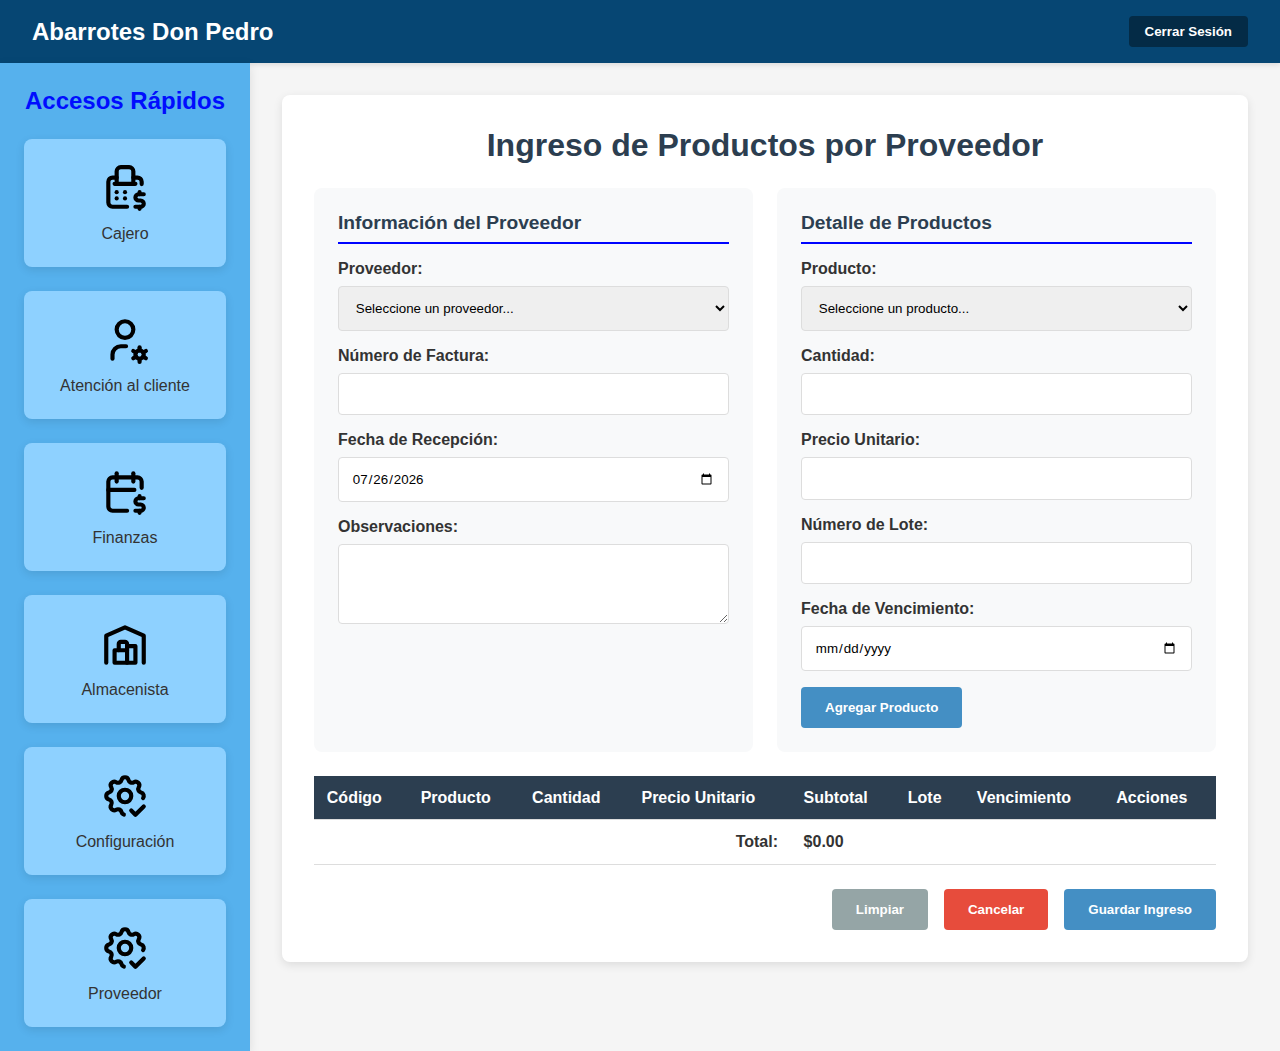
<file: Html/proveedor.html>
<!DOCTYPE html>
<html lang="es">
<head>
    <meta charset="UTF-8">
    <meta name="viewport" content="width=device-width, initial-scale=1.0">
    <title>Ingreso de Productos | Abarrotes Pedro</title>
    <link rel="stylesheet" href="/Css/proveedor.css">
    <script defer src="/Js/proveedor.js"></script>
</head>
<body>
    <!-- Barra de navegación superior -->
    <nav>
        <div class="logo">Abarrotes <span> Don Pedro</span></div>
        <button id="salida-btn" onclick="cerrarPagina()">Cerrar Sesión</button>
    </nav>

    <!-- Contenido principal -->
    <div class="main-container">
        <!-- Menú de accesos rápidos -->
        <div class="quick-access">
            <h2>Accesos Rápidos</h2>
            <ul>
                <li>
                    <a href="/Html/cajero.html">
                        <center>
                            <svg xmlns="http://www.w3.org/2000/svg" color="black" width="50" height="50" viewBox="0 0 24 24" fill="none" stroke="currentColor" stroke-width="2" stroke-linecap="round" stroke-linejoin="round" class="icon icon-tabler icons-tabler-outline icon-tabler-cash-register">
                                <path stroke="none" d="M0 0h24v24H0z" fill="none"/>
                                <path d="M21 15h-2.5c-.398 0 -.779 .158 -1.061 .439c-.281 .281 -.439 .663 -.439 1.061c0 .398 .158 .779 .439 1.061c.281 .281 .663 .439 1.061 .439h1c.398 0 .779 .158 1.061 .439c.281 .281 .439 .663 .439 1.061c0 .398 -.158 .779 -.439 1.061c-.281 .281 -.663 .439 -1.061 .439h-2.5" />
                                <path d="M19 21v1m0 -8v1" />
                                <path d="M13 21h-7c-.53 0 -1.039 -.211 -1.414 -.586c-.375 -.375 -.586 -.884 -.586 -1.414v-10c0 -.53 .211 -1.039 .586 -1.414c.375 -.375 .884 -.586 1.414 -.586h2m12 3.12v-1.12c0 -.53 -.211 -1.039 -.586 -1.414c-.375 -.375 -.884 -.586 -1.414 -.586h-2" />
                                <path d="M16 10v-6c0 -.53 -.211 -1.039 -.586 -1.414c-.375 -.375 -.884 -.586 -1.414 -.586h-4c-.53 0 -1.039 .211 -1.414 .586c-.375 .375 -.586 .884 -.586 1.414v6m8 0h-8m8 0h1m-9 0h-1" />
                                <path d="M8 14v.01" />
                                <path d="M8 17v.01" />
                                <path d="M12 13.99v.01" />
                                <path d="M12 17v.01" />
                            </svg>
                        </center>
                        Cajero
                    </a>
                </li>

                <li>
                    <a href="/Html/atencion.html">
                        <center>
                            <svg xmlns="http://www.w3.org/2000/svg" color="black" width="50" height="50" viewBox="0 0 24 24" fill="none" stroke="currentColor" stroke-width="2" stroke-linecap="round" stroke-linejoin="round" class="icon icon-tabler icons-tabler-outline icon-tabler-user-cog">
                                <path stroke="none" d="M0 0h24v24H0z" fill="none"/>
                                <path d="M8 7a4 4 0 1 0 8 0a4 4 0 0 0 -8 0" />
                                <path d="M6 21v-2a4 4 0 0 1 4 -4h2.5" />
                                <path d="M19.001 19m-2 0a2 2 0 1 0 4 0a2 2 0 1 0 -4 0" />
                                <path d="M19.001 15.5v1.5" />
                                <path d="M19.001 21v1.5" />
                                <path d="M22.032 17.25l-1.299 .75" />
                                <path d="M17.27 20l-1.3 .75" />
                                <path d="M15.97 17.25l1.3 .75" />
                                <path d="M20.733 20l1.3 .75" />
                            </svg>
                        </center>
                        Atención al cliente
                    </a>
                </li>

                <li>
                    <a href="/Html/finanzas.html">
                        <center>
                            <svg xmlns="http://www.w3.org/2000/svg" color="black" width="50" height="50" viewBox="0 0 24 24" fill="none" stroke="currentColor" stroke-width="2" stroke-linecap="round" stroke-linejoin="round" class="icon icon-tabler icons-tabler-outline icon-tabler-calendar-dollar">
                                <path stroke="none" d="M0 0h24v24H0z" fill="none"/>
                                <path d="M13 21h-7a2 2 0 0 1 -2 -2v-12a2 2 0 0 1 2 -2h12a2 2 0 0 1 2 2v3" />
                                <path d="M16 3v4" />
                                <path d="M8 3v4" />
                                <path d="M4 11h12.5" />
                                <path d="M21 15h-2.5a1.5 1.5 0 0 0 0 3h1a1.5 1.5 0 0 1 0 3h-2.5" />
                                <path d="M19 21v1m0 -8v1" />
                            </svg>
                        </center>
                        Finanzas
                    </a>
                </li>

                <li>
                    <a href="/Html/almacenista.html">
                        <center>
                            <svg xmlns="http://www.w3.org/2000/svg" color="black" width="50" height="50" viewBox="0 0 24 24" fill="none" stroke="currentColor" stroke-width="2" stroke-linecap="round" stroke-linejoin="round" class="icon icon-tabler icons-tabler-outline icon-tabler-building-warehouse">
                                <path stroke="none" d="M0 0h24v24H0z" fill="none"/>
                                <path d="M3 21v-13l9 -4l9 4v13" />
                                <path d="M13 13h4v8h-10v-6h6" />
                                <path d="M13 21v-9a1 1 0 0 0 -1 -1h-2a1 1 0 0 0 -1 1v3" />
                            </svg>
                        </center>
                        Almacenista
                    </a>
                </li>

                <li>
                    <a href="/Html/cofig.html">
                        <center>
                            <svg xmlns="http://www.w3.org/2000/svg" color="black" width="50" height="50" viewBox="0 0 24 24" fill="none" stroke="currentColor" stroke-width="2" stroke-linecap="round" stroke-linejoin="round" class="icon icon-tabler icons-tabler-outline icon-tabler-settings-check">
                                <path stroke="none" d="M0 0h24v24H0z" fill="none"/>
                                <path d="M11.445 20.913a1.665 1.665 0 0 1 -1.12 -1.23a1.724 1.724 0 0 0 -2.573 -1.066c-1.543 .94 -3.31 -.826 -2.37 -2.37a1.724 1.724 0 0 0 -1.065 -2.572c-1.756 -.426 -1.756 -2.924 0 -3.35a1.724 1.724 0 0 0 1.066 -2.573c-.94 -1.543 .826 -3.31 2.37 -2.37c1 .608 2.296 .07 2.572 -1.065c.426 -1.756 2.924 -1.756 3.35 0a1.724 1.724 0 0 0 2.573 1.066c1.543 -.94 3.31 .826 2.37 2.37a1.724 1.724 0 0 0 1.065 2.572c1.31 .318 1.643 1.79 .997 2.694" />
                                <path d="M15 19l2 2l4 -4" />
                                <path d="M9 12a3 3 0 1 0 6 0a3 3 0 0 0 -6 0" />
                            </svg>
                        </center>
                        Configuración
                    </a>
                </li>

                <li>
                    <a href="/Html/proveedor.html">
                        <center>
                            <svg xmlns="http://www.w3.org/2000/svg" color="black" width="50" height="50" viewBox="0 0 24 24" fill="none" stroke="currentColor" stroke-width="2" stroke-linecap="round" stroke-linejoin="round" class="icon icon-tabler icons-tabler-outline icon-tabler-settings-check">
                                <path stroke="none" d="M0 0h24v24H0z" fill="none"/>
                                <path d="M11.445 20.913a1.665 1.665 0 0 1 -1.12 -1.23a1.724 1.724 0 0 0 -2.573 -1.066c-1.543 .94 -3.31 -.826 -2.37 -2.37a1.724 1.724 0 0 0 -1.065 -2.572c-1.756 -.426 -1.756 -2.924 0 -3.35a1.724 1.724 0 0 0 1.066 -2.573c-.94 -1.543 .826 -3.31 2.37 -2.37c1 .608 2.296 .07 2.572 -1.065c.426 -1.756 2.924 -1.756 3.35 0a1.724 1.724 0 0 0 2.573 1.066c1.543 -.94 3.31 .826 2.37 2.37a1.724 1.724 0 0 0 1.065 2.572c1.31 .318 1.643 1.79 .997 2.694" />
                                <path d="M15 19l2 2l4 -4" />
                                <path d="M9 12a3 3 0 1 0 6 0a3 3 0 0 0 -6 0" />
                            </svg>
                        </center>
                        Proveedor
                    </a>
                </li>
            </ul>
        </div>

        <!-- Contenido de ingreso de productos -->
        <div class="content">
            <div class="container">
                <h1>Ingreso de Productos por Proveedor</h1>
                
                <div class="entry-form">
                    <!-- Sección de información del proveedor -->
                    <div class="form-section">
                        <h2>Información del Proveedor</h2>
                        
                        <div class="form-group">
                            <label for="proveedor">Proveedor:</label>
                            <select id="proveedor" required>
                                <option value="">Seleccione un proveedor...</option>
                                <option value="1">Distribuidora Alimentos S.A.</option>
                                <option value="2">Bebidas y Refrescos del Norte</option>
                                <option value="3">Productos Lácteos Unidos</option>
                                <option value="4">Importadora de Abarrotes</option>
                                <option value="5">Mayorista de Alimentos</option>
                            </select>
                        </div>
                        
                        <div class="form-group">
                            <label for="factura">Número de Factura:</label>
                            <input type="text" id="factura" required>
                        </div>
                        
                        <div class="form-group">
                            <label for="fecha">Fecha de Recepción:</label>
                            <input type="date" id="fecha" required>
                        </div>
                        
                        <div class="form-group">
                            <label for="observaciones">Observaciones:</label>
                            <textarea id="observaciones"></textarea>
                        </div>
                    </div>
                    
                    <!-- Sección de productos -->
                    <div class="form-section">
                        <h2>Detalle de Productos</h2>
                        
                        <div class="form-group">
                            <label for="producto">Producto:</label>
                            <select id="producto" required>
                                <option value="">Seleccione un producto...</option>
                                <option value="1">Arroz 1kg</option>
                                <option value="2">Frijol 1kg</option>
                                <option value="3">Aceite Vegetal 1L</option>
                                <option value="4">Azúcar 1kg</option>
                                <option value="5">Sal 1kg</option>
                                <option value="6">Harina de Trigo 1kg</option>
                                <option value="7">Café 500g</option>
                                <option value="8">Leche en Polvo 400g</option>
                            </select>
                        </div>
                        
                        <div class="form-group">
                            <label for="cantidad">Cantidad:</label>
                            <input type="number" id="cantidad" min="1" required>
                        </div>
                        
                        <div class="form-group">
                            <label for="precio">Precio Unitario:</label>
                            <input type="number" id="precio" min="0" step="0.01" required>
                        </div>
                        
                        <div class="form-group">
                            <label for="lote">Número de Lote:</label>
                            <input type="text" id="lote">
                        </div>
                        
                        <div class="form-group">
                            <label for="vencimiento">Fecha de Vencimiento:</label>
                            <input type="date" id="vencimiento">
                        </div>
                        
                        <button class="success" onclick="agregarProducto()">Agregar Producto</button>
                    </div>
                </div>
                
                <!-- Tabla de productos agregados -->
                <table class="products-table">
                    <thead>
                        <tr>
                            <th>Código</th>
                            <th>Producto</th>
                            <th>Cantidad</th>
                            <th>Precio Unitario</th>
                            <th>Subtotal</th>
                            <th>Lote</th>
                            <th>Vencimiento</th>
                            <th>Acciones</th>
                        </tr>
                    </thead>
                    <tbody id="productos-agregados">
                        <!-- Productos se agregarán aquí dinámicamente -->
                    </tbody>
                    <tfoot>
                        <tr>
                            <td colspan="4" style="text-align: right; font-weight: bold;">Total:</td>
                            <td id="total" style="font-weight: bold;">$0.00</td>
                            <td colspan="3"></td>
                        </tr>
                    </tfoot>
                </table>
                
                <!-- Acciones finales -->
                <div class="actions">
                    <button class="secondary" onclick="limpiarFormulario()">Limpiar</button>
                    <button class="danger" onclick="cancelarIngreso()">Cancelar</button>
                    <button class="success" onclick="guardarIngreso()">Guardar Ingreso</button>
                </div>
            </div>
        </div>
    </div>
</body>
</html>
</file>
<file: Finanzas/styles.css>
/* styles.css */
:root {
    /* Paleta de colores azules */
    --azul-oscuro: #2c3e50;
    --azul-medio: #2980b9;
    --azul-primario: #3498db;
    --azul-claro: #d6eaf8;
    --azul-suave: #ebf5fb;
    --fondo-dashboard: #f5f6fa;
    --texto-oscuro: #2c3e50;
    --texto-claro: #ffffff;
  }
  
  * {
    margin: 0;
    padding: 0;
    box-sizing: border-box;
    font-family: 'Segoe UI', Arial, sans-serif;
  }
  
  body {
    background-color: var(--fondo-dashboard);
    color: var(--texto-oscuro);
  }
  
  header {
    background-color: var(--azul-oscuro);
    color: var(--texto-claro);
    padding: 1rem;
    display: flex;
    align-items: center;
    gap: 1rem;
    box-shadow: 0 2px 5px rgba(0,0,0,0.1);
  }
  
  #backButton {
    background: none;
    border: none;
    color: inherit;
    font-size: 1.8rem;
    cursor: pointer;
    padding: 0 0.5rem;
    transition: transform 0.2s;
  }
  
  #backButton:hover {
    transform: translateX(-3px);
  }
  
  /* Grid principal */
.grid-container {
  display: grid;
  grid-template-columns: repeat(3, 1fr);
  grid-template-rows: auto auto auto; /* 3 filas definidas */
  grid-gap: 1.5rem;
  padding: 2rem;
  height: auto; /* Eliminar altura fija */
  min-height: 100vh;
}
  
  .grid-item {
    background: var(--texto-claro);
    border-radius: 12px;
    padding: 1.5rem;
    box-shadow: 0 4px 6px rgba(0,0,0,0.05);
    display: flex;
    flex-direction: column;
  }
  
  /* Tamaños específicos para cada cuadro */
  .grid-item:nth-child(1) { /* Resumen Financiero */
    grid-column: 1 / 3;
    grid-row: 1 / 2;
    min-height: 280px;
  }
  
  .grid-item:nth-child(2) { /* Evolución */
    grid-column: 3 / 4;
    grid-row: 1 / 3; /* Ocupar 2 filas */
    min-height: 460px;
  }
  
  .grid-item:nth-child(3) { /* Gastos Mensuales */
    grid-column: 1 / 2;
    grid-row: 2 / 3;
    min-height: 320px;
  }
  
  .grid-item:nth-child(4) { /* Ingresos Mensuales */
    grid-column: 2 / 3;
    grid-row: 2 / 3;
    min-height: 320px;
  }
  
  .grid-item:nth-child(5) { /* Resumen Anual */
    grid-column: 3 / 4;
    grid-row: 2 / 3;
    min-height: 320px;
  }
  
  .grid-item:nth-child(6) { /* Ventas por Categoría */
    grid-column: 1 / 4;
    grid-row: 3 / 4;
    min-height: 240px;
  }
  
  h2 {
    font-size: 1.2rem;
    margin-bottom: 1.2rem;
    color: var(--azul-oscuro);
  }
  
  /* Componente métricas */
  .metrics-box {
    display: grid;
    gap: 1rem;
    margin-bottom: 1.5rem;
  }
  
  .metric-item {
    display: flex;
    justify-content: space-between;
    align-items: center;
    padding: 0.8rem;
    background: var(--azul-suave);
    border-radius: 8px;
    font-weight: 500;
  }
  
  /* Gráficos comunes */
  .chart {
    flex: 1;
    width: 100%;
    position: relative;
  }
  
  /* Barras horizontales */
  .horizontal-bar .bar {
    height: 35px;
    margin: 0.5rem 0;
    border-radius: 6px;
    display: flex;
    align-items: center;
    padding: 0 1rem;
    color: var(--texto-claro);
    transition: width 0.5s ease;
  }
  
  .horizontal-bar .ingresos { background: var(--azul-medio); }
  .horizontal-bar .gastos { background: var(--azul-primario); }
  
  /* Gráfico de línea */
  .line-chart svg {
    width: 100%;
    height: 200px;
  }
  
  polyline {
    stroke: var(--azul-medio);
    stroke-width: 2;
    fill: none;
  }
  
  /* Pie chart */
  .pie-chart svg {
    width: 100%;
    height: 220px;
  }
  
  .pie-chart path:nth-child(2) { fill: var(--azul-medio); }
  .pie-chart path:nth-child(3) { fill: var(--azul-primario); }
  .pie-chart path:nth-child(4) { fill: var(--azul-claro); }
  
  /* Barras verticales */
  .vertical-bars {
    display: flex;
    justify-content: space-around;
    align-items: flex-end;
    height: 100%;
    padding: 1rem 0;
  }
  
  .vbar {
    width: 12%;
    background: var(--azul-primario);
    border-radius: 4px 4px 0 0;
    transition: height 0.5s ease;
    color: var(--texto-claro);
    font-size: 0.9rem;
    display: flex;
    align-items: flex-end;
    justify-content: center;
    padding: 4px 0;
  }
  
  /* XY Chart */
  .xy-chart svg {
    width: 100%;
    height: 100%;
  }
  
  circle {
    fill: var(--azul-medio);
    stroke: var(--texto-claro);
    stroke-width: 1;
  }
  
  /* Ventas por Categoría */
  #categorias-chart .bar {
    background: linear-gradient(90deg, var(--azul-medio), var(--azul-primario));
    height: 30px;
  }
  
  /* Responsividad básica */
  @media (max-width: 1200px) {
    .grid-container {
      grid-template-columns: repeat(2, 1fr);
    }
    
    .grid-item:nth-child(6) {
      grid-column: 1 / 3;
    }
  }
</file>
<file: ProyectoDSEyBD2/style.css>
body {
    font-family: Arial, sans-serif;
    background-color: #f4f4f4;
    margin: 0;
    padding: 0;
}

.container {
    width: 80%;
    margin: 0 auto;
    padding: 20px;
    background-color: #fff;
    box-shadow: 0 0 10px rgba(0, 0, 0, 0.1);
}

h1, h2 {
    color: #333;
}

form {
    margin-bottom: 20px;
}

label {
    display: block;
    margin-bottom: 5px;
}

input[type="text"], input[type="number"] {
    width: 100%;
    padding: 8px;
    margin-bottom: 10px;
    border: 1px solid #ccc;
    border-radius: 4px;
}

button {
    padding: 10px 15px;
    background-color: #28a745;
    color: #fff;
    border: none;
    border-radius: 4px;
    cursor: pointer;
}

button:hover {
    background-color: #218838;
}

table {
    width: 100%;
    border-collapse: collapse;
    margin-bottom: 20px;
}

th, td {
    padding: 10px;
    border: 1px solid #ddd;
    text-align: left;
}

th {
    background-color: #f8f9fa;
}

.tables-container {
    display: flex;
    gap: 20px; /* Adds space between the tables */
}

.table-section {
    flex: 1; /* Makes each section take equal width */
}
</file>
<file: Css/inicio.css>
/* Estilos generales */
        * {
            margin: 0;
            padding: 0;
            box-sizing: border-box;
            font-family: 'Segoe UI', Tahoma, Geneva, Verdana, sans-serif;
            text-align: center;
        }
        
        body {
            background-color: #f5f5f5;
            color: #000000;
        }
        
        /* Barra de navegación */
        nav {
            background-color: #064673;
            color: rgb(255, 255, 255);
            padding: 1rem 2rem;
            display: flex;
            justify-content: space-between;
            align-items: center;
            box-shadow: 0 2px 5px rgba(0,0,0,0.1);
            position: sticky;
            top: 0;
            z-index: 100;
        }
        
        .logo {
            font-size: 1.5rem;
            font-weight: bold;
        }
        
        .logo span {
            color: #ffffff;
        }
        
        /* Sección de información */
        .info-section {
            background-color: #5abcff;
            padding: 2rem;
            margin: 2rem auto;
            max-width: 1200px;
            border-radius: 8px;
            box-shadow: 0 3px 10px rgba(0, 0, 0, 0.1);
        }
        
        .info-section h2 {
            color: #2c3e50;
            margin-bottom: 1rem;
            text-align: center;
            font-size: 2rem;
        }
        
        .info-section p {
            line-height: 1.6;
            margin-bottom: 1rem;
            text-align: justify;
        }
        
        .features {
            display: grid;
            grid-template-columns: repeat(auto-fit, minmax(250px, 1fr));
            gap: 1.5rem;
            margin-top: 2rem;
        }
        
        .feature {
            background-color: #8ed1ff;
            padding: 1.5rem;
            border-radius: 8px;
            text-align: center;
        }
        
        .feature svg {
            width: 40px;
            height: 40px;
            margin-bottom: 1rem;
            color: #000000;
        }
        
        .feature h3 {
            margin-bottom: 0.5rem;
            color: #2c3e50;
        }
        
        /* Menú principal */
        .container {
            max-width: 1200px;
            margin: 2rem auto;
            padding: 0 1rem;
        }
        
        ul {
            display: grid;
            grid-template-columns: repeat(auto-fit, minmax(200px, 1fr));
            gap: 1.5rem;
            list-style: none;
        }
        
        li {
            background-color: #8ed1ff;
            border-radius: 8px;
            overflow: hidden;
            box-shadow: 0 3px 10px rgba(0, 0, 0, 0.1);
            transition: transform 0.3s ease;
        }
        
        li:hover {
            transform: translateY(-5px);
        }
        
        a {
            display: block;
            text-decoration: none;
            color: #000000;
            padding: 1.5rem 1rem;
            text-align: center;
        }
        
        a:hover {
            color: #4e585f;
        }
        
        svg {
            margin-bottom: 0.5rem;
        }
</file>
<file: Css/almacenista.css>
/* Estilos generales */
        * {
            margin: 0;
            padding: 0;
            box-sizing: border-box;
            font-family: 'Segoe UI', Tahoma, Geneva, Verdana, sans-serif;
        }
        
        body {
            background-color: #f5f5f5;
            color: #333;
        }
        
        /* Barra de navegación */
        nav {
            background-color: #064673;
            color: white;
            padding: 1rem 2rem;
            display: flex;
            justify-content: space-between;
            align-items: center;
            box-shadow: 0 2px 5px rgba(0,0,0,0.1);
        }
        
        .logo {
            font-size: 1.5rem;
            font-weight: bold;
        }
        
        .logo span {
            color: #ffffff;
        }
        
        /* Contenedor principal */
        .main-container {
            display: grid;
            grid-template-columns: 250px 1fr;
            min-height: calc(100vh - 60px);
        }
        
        /* Menú de accesos rápidos */
        .quick-access {
            background-color: #56b1ed;
            padding: 1.5rem;
            box-shadow: 0 3px 10px rgba(0,0,0,0.1);
        }
        
        .quick-access h2 {
            text-align: center;
            margin-bottom: 1.5rem;
            color: #2c3e50;
        }
        
        .quick-access ul {
            display: grid;
            grid-template-columns: 1fr;
            gap: 1.5rem;
            list-style: none;
        }
        
        .quick-access li {
            background-color: #8ed1ff;
            border-radius: 8px;
            overflow: hidden;
            box-shadow: 0 3px 10px rgba(0,0,0,0.1);
            transition: transform 0.3s ease;
        }
        
        .quick-access li:hover {
            transform: translateY(-5px);
        }
        
        .quick-access a {
            display: block;
            text-decoration: none;
            color: #333;
            padding: 1.5rem 1rem;
            text-align: center;
        }
        
        .quick-access a:hover {
            color: #1720cc;
        }
        
        .quick-access svg {
            margin-bottom: 0.5rem;
        }
        
        /* Contenido de gestión */
        .content {
            padding: 2rem;
        }
        
        .container {
            max-width: 1200px;
            margin: 0 auto;
            background-color: white;
            padding: 2rem;
            border-radius: 8px;
            box-shadow: 0 3px 10px rgba(0,0,0,0.1);
        }
        
        h1 {
            color: #2c3e50;
            margin-bottom: 1.5rem;
            text-align: center;
        }
        
        h2 {
            color: #2c3e50;
            margin: 1.5rem 0 1rem;
            border-bottom: 2px solid #1720cc;
            padding-bottom: 0.5rem;
        }
        
        form {
            margin-bottom: 2rem;
            background-color: #f8f9fa;
            padding: 1.5rem;
            border-radius: 8px;
        }
        
        label {
            display: block;
            margin-bottom: 0.5rem;
            font-weight: bold;
        }
        
        input[type="text"],
        input[type="number"] {
            width: 100%;
            padding: 0.8rem;
            margin-bottom: 1rem;
            border: 1px solid #ddd;
            border-radius: 4px;
        }
        
        button[type="submit"] {
            background-color: #2c3e50;
            color: white;
            border: none;
            padding: 0.8rem 1.5rem;
            border-radius: 4px;
            cursor: pointer;
            font-weight: bold;
            transition: background-color 0.3s;
        }
        
        button[type="submit"]:hover {
            background-color: #1a252f;
        }
        
        .tables-container {
            display: grid;
            grid-template-columns: 1fr 1fr;
            gap: 2rem;
            margin-bottom: 2rem;
        }
        
        .table-section {
            background-color: #f8f9fa;
            padding: 1.5rem;
            border-radius: 8px;
        }
        
        table {
            width: 100%;
            border-collapse: collapse;
        }
        
        th, td {
            padding: 0.8rem;
            text-align: left;
            border-bottom: 1px solid #ddd;
        }
        
        th {
            background-color: #2c3e50;
            color: white;
        }
        
        tr:nth-child(even) {
            background-color: #f2f2f2;
        }
        
        /* Botón de salida */
        #salida-btn {
            background-color: #042b46;
            color: white;
            border: none;
            padding: 0.5rem 1rem;
            border-radius: 4px;
            cursor: pointer;
            font-weight: bold;
            transition: background-color 0.3s;
        }
        
        #salida-btn:hover {
            background-color: #0f619b;
        }
        
        /* Responsive */
        @media (max-width: 768px) {
            .main-container {
                grid-template-columns: 1fr;
            }
            
            .tables-container {
                grid-template-columns: 1fr;
            }
        }
</file>
<file: Css/atencion.css>
* {
    margin: 0;
    padding: 0;
    box-sizing: border-box;
    font-family: 'Segoe UI', Tahoma, Geneva, Verdana, sans-serif;
}

body {
    background-color: #f5f5f5;
    color: #333;
}

nav {
    background-color: #064673;
    color: white;
    padding: 1rem 2rem;
    display: flex;
    justify-content: space-between;
    align-items: center;
    box-shadow: 0 2px 5px rgba(0,0,0,0.1);
}

.logo {
    font-size: 1.5rem;
    font-weight: bold;
}

.logo span {
    color: #ffffff;
}

.main-container {
    display: grid;
    grid-template-columns: 250px 1fr;
    min-height: calc(100vh - 60px);
}

/* Menú de accesos rápidos */
.quick-access {
    background-color: #56b1ed;
    padding: 1.5rem;
    box-shadow: 0 3px 10px rgba(0,0,0,0.1);
}

.quick-access h2 {
    text-align: center;
    margin-bottom: 1.5rem;
    color: #2c3e50;
}

.quick-access ul {
    display: grid;
    grid-template-columns: 1fr;
    gap: 1.5rem;
    list-style: none;
}

.quick-access li {
    background-color: #8ed1ff;
    border-radius: 8px;
    overflow: hidden;
    box-shadow: 0 3px 10px rgba(0,0,0,0.1);
    transition: transform 0.3s ease;
}

.quick-access li:hover {
    transform: translateY(-5px);
}

.quick-access a {
    display: block;
    text-decoration: none;
    color: #333;
    padding: 1.5rem 1rem;
    text-align: center;
}

.quick-access a:hover {
    color: #1720cc;
}

.quick-access svg {
    margin-bottom: 0.5rem;
}

/* Contenido de atención al cliente */
.content {
    padding: 2rem;
}

.container {
    max-width: 1200px;
    margin: 0 auto;
    background-color: white;
    padding: 2rem;
    border-radius: 8px;
    box-shadow: 0 3px 10px rgba(0,0,0,0.1);
}

h1 {
    color: #2c3e50;
    margin-bottom: 1.5rem;
    text-align: center;
}

h2 {
    color: #2c3e50;
    margin: 1.5rem 0 1rem;
    border-bottom: 2px solid #1720cc;
    padding-bottom: 0.5rem;
}

/* Sección de búsqueda */
.search-section {
    margin-bottom: 2rem;
    background-color: #f8f9fa;
    padding: 1.5rem;
    border-radius: 8px;
}

.search-form {
    display: flex;
    gap: 10px;
}

.search-form input {
    flex: 1;
    padding: 0.8rem;
    border: 1px solid #ddd;
    border-radius: 4px;
}

.search-form button {
    background-color: #2c3e50;
    color: white;
    border: none;
    padding: 0 1.5rem;
    border-radius: 4px;
    cursor: pointer;
    font-weight: bold;
    transition: background-color 0.3s;
}

.search-form button:hover {
    background-color: #1a252f;
}

/* Sección de tickets */
.ticket-section {
    margin-bottom: 2rem;
}

.ticket-actions {
    display: flex;
    justify-content: space-between;
    margin-bottom: 1rem;
}

.ticket-actions button {
    background-color: #2c3e50;
    color: white;
    border: none;
    padding: 0.5rem 1rem;
    border-radius: 4px;
    cursor: pointer;
    font-weight: bold;
    transition: background-color 0.3s;
}

.ticket-actions button:hover {
    background-color: #1a252f;
}

.ticket-actions button.new-ticket {
    background-color: #448fc4;
}

.ticket-actions button.new-ticket:hover {
    background-color: #205274;
}

table {
    width: 100%;
    border-collapse: collapse;
}

th, td {
    padding: 0.8rem;
    text-align: left;
    border-bottom: 1px solid #ddd;
}

th {
    background-color: #2c3e50;
    color: white;
}

tr:nth-child(even) {
    background-color: #f2f2f2;
}

tr:hover {
    background-color: #e9e9e9;
}

.status-pending {
    color: #e67e22;
    font-weight: bold;
}

.status-resolved {
    color: #27ae60;
    font-weight: bold;
}

.status-cancelled {
    color: #e74c3c;
    font-weight: bold;
}

/* Modal */
.modal {
    display: none;
    position: fixed;
    top: 0;
    left: 0;
    width: 100%;
    height: 100%;
    background-color: rgba(0,0,0,0.5);
    z-index: 1000;
    justify-content: center;
    align-items: center;
}

.modal-content {
    background-color: white;
    padding: 2rem;
    border-radius: 8px;
    width: 80%;
    max-width: 600px;
    max-height: 80vh;
    overflow-y: auto;
}

.modal-header {
    display: flex;
    justify-content: space-between;
    align-items: center;
    margin-bottom: 1.5rem;
}

.modal-header h2 {
    margin: 0;
    border-bottom: none;
}

.close-modal {
    background: none;
    border: none;
    font-size: 1.5rem;
    cursor: pointer;
}

.form-group {
    margin-bottom: 1rem;
}

.form-group label {
    display: block;
    margin-bottom: 0.5rem;
    font-weight: bold;
}

.form-group input,
.form-group select,
.form-group textarea {
    width: 100%;
    padding: 0.8rem;
    border: 1px solid #ddd;
    border-radius: 4px;
}

.form-group textarea {
    min-height: 100px;
    resize: vertical;
}

.modal-actions {
    display: flex;
    justify-content: flex-end;
    gap: 10px;
    margin-top: 1.5rem;
}

.modal-actions button {
    padding: 0.5rem 1rem;
    border: none;
    border-radius: 4px;
    cursor: pointer;
    font-weight: bold;
}

.modal-actions button.cancel {
    background-color: #95a5a6;
    color: white;
}

.modal-actions button.save {
    background-color: #2c3e50;
    color: white;
}

/* Botón de salida */
#salida-btn {
    background-color: #042b46;
    color: white;
    border: none;
    padding: 0.5rem 1rem;
    border-radius: 4px;
    cursor: pointer;
    font-weight: bold;
    transition: background-color 0.3s;
}

#salida-btn:hover {
    background-color: #0f619b;
}

/* Responsive */
@media (max-width: 768px) {
    .main-container {
        grid-template-columns: 1fr;
    }
    
    .search-form {
        flex-direction: column;
    }
}
</file>
<file: Css/cajero.css>
/* Estilos generales */
* {
    margin: 0;
    padding: 0;
    box-sizing: border-box;
    font-family: 'Segoe UI', Tahoma, Geneva, Verdana, sans-serif;
}

body {
    background-color: #f5f5f5;
    color: #333;
}

/* Barra de navegación */
nav {
    background-color: #064673;
    color: white;
    padding: 1rem 2rem;
    display: flex;
    justify-content: space-between;
    align-items: center;
    box-shadow: 0 2px 5px rgba(0,0,0,0.1);
}

.logo {
    font-size: 1.5rem;
    font-weight: bold;
}

.logo span {
    color: #ffffff;
}

/* Contenedor principal */
.main-container {
    display: grid;
    grid-template-columns: 250px 1fr;
    min-height: calc(100vh - 60px);
}

/* Menú de accesos rápidos */
.quick-access {
    background-color: #56b1ed;
    padding: 1.5rem;
    box-shadow: 0 3px 10px rgba(0,0,0,0.1);
}

.quick-access h2 {
    text-align: center;
    margin-bottom: 1.5rem;
    color: #2c3e50;
}

.quick-access ul {
    display: grid;
    grid-template-columns: 1fr;
    gap: 1.5rem;
    list-style: none;
}

.quick-access li {
    background-color: #8ed1ff;
    border-radius: 8px;
    overflow: hidden;
    box-shadow: 0 3px 10px rgba(0,0,0,0.1);
    transition: transform 0.3s ease;
}

.quick-access li:hover {
    transform: translateY(-5px);
}

.quick-access a {
    display: block;
    text-decoration: none;
    color: #333;
    padding: 1.5rem 1rem;
    text-align: center;
}

.quick-access a:hover {
    color: #000000;
}

.quick-access svg {
    margin-bottom: 0.5rem;
}

/* Contenido de caja */
.content {
    padding: 2rem;
}

.container {
    max-width: 1200px;
    margin: 0 auto;
    background-color: white;
    padding: 2rem;
    border-radius: 8px;
    box-shadow: 0 3px 10px rgba(0,0,0,0.1);
}

h1 {
    color: #2c3e50;
    margin-bottom: 1.5rem;
    text-align: center;
}

/* Encabezado de venta */
.sale-header {
    display: flex;
    justify-content: space-between;
    margin-bottom: 1.5rem;
    padding-bottom: 1rem;
    border-bottom: 1px solid #eee;
}

.sale-info {
    font-weight: bold;
}

.sale-info span {
    color: #1720cc;
}

/* Área de entrada manual */
.manual-entry {
    display: grid;
    grid-template-columns: 2fr 1fr;
    gap: 2rem;
    margin-bottom: 2rem;
}

.entry-form {
    background-color: #f8f9fa;
    padding: 1.5rem;
    border-radius: 8px;
}

.form-group {
    margin-bottom: 1rem;
}

.form-group label {
    display: block;
    margin-bottom: 0.5rem;
    font-weight: bold;
}

.form-group input {
    width: 100%;
    padding: 0.8rem;
    border: 1px solid #ddd;
    border-radius: 4px;
}

.form-actions {
    display: flex;
    gap: 10px;
    margin-top: 1rem;
}

.form-btn {
    flex: 1;
    padding: 0.8rem;
    border: none;
    border-radius: 4px;
    font-weight: bold;
    cursor: pointer;
    transition: background-color 0.3s;
}

.add-btn {
    background-color: #2c3e50;
    color: white;
}

.add-btn:hover {
    background-color: #1a252f;
}

.clear-btn {
    background-color: #95a5a6;
    color: white;
}

.clear-btn:hover {
    background-color: #7f8c8d;
}

/* Venta actual */
.current-sale {
    background-color: #f8f9fa;
    padding: 1.5rem;
    border-radius: 8px;
}

.sale-items {
    margin-bottom: 1.5rem;
    max-height: 300px;
    overflow-y: auto;
}

.sale-item {
    display: flex;
    justify-content: space-between;
    padding: 0.5rem 0;
    border-bottom: 1px dashed #ddd;
}

.item-name {
    flex: 2;
}

.item-price {
    flex: 1;
    text-align: right;
}

.item-actions {
    flex: 0.5;
    text-align: right;
}

.remove-item {
    color: #1720cc;
    cursor: pointer;
}

.sale-total {
    font-size: 1.5rem;
    font-weight: bold;
    text-align: right;
    margin: 1rem 0;
}

.sale-total span {
    color: #1720cc;
}

.sale-actions {
    display: flex;
    gap: 10px;
}

.sale-btn {
    flex: 1;
    padding: 0.8rem;
    border: none;
    border-radius: 4px;
    font-weight: bold;
    cursor: pointer;
    transition: background-color 0.3s;
}

.cancel-btn {
    background-color: #95a5a6;
    color: white;
}

.cancel-btn:hover {
    background-color: #7f8c8d;
}

.checkout-btn {
    background-color: #448fc4;
    color: white;
}

.checkout-btn:hover {
    background-color: #205274;
}

/* Área de pago */
.payment-area {
    background-color: white;
    padding: 1.5rem;
    border-radius: 8px;
    margin-top: 2rem;
    box-shadow: 0 3px 10px rgba(0,0,0,0.1);
    display: none;
}

.payment-methods {
    display: grid;
    grid-template-columns: repeat(auto-fill, minmax(150px, 1fr));
    gap: 1rem;
    margin-top: 1rem;
}

.payment-method {
    background-color: #f8f9fa;
    border-radius: 8px;
    padding: 1rem;
    text-align: center;
    cursor: pointer;
    transition: all 0.3s;
    border: 2px solid transparent;
}

.payment-method:hover {
    border-color: #2c3e50;
}

.payment-method.selected {
    border-color: #27ae60;
    background-color: #e8f5e9;
}

.payment-method p {
    margin-top: 0.5rem;
    font-weight: bold;
}

/* Botón de salida */
#salida-btn {
    background-color: #042b46;
    color: white;
    border: none;
    padding: 0.5rem 1rem;
    border-radius: 4px;
    cursor: pointer;
    font-weight: bold;
    transition: background-color 0.3s;
}

#salida-btn:hover {
    background-color: #0f619b;
}

/* Responsive */
@media (max-width: 992px) {
    .manual-entry {
        grid-template-columns: 1fr;
    }
}

@media (max-width: 768px) {
    .main-container {
        grid-template-columns: 1fr;
    }
    
    .sale-header {
        flex-direction: column;
        gap: 10px;
    }
}
</file>
<file: Css/finanzas.css>
/* Estilos generales */
* {
    margin: 0;
    padding: 0;
    box-sizing: border-box;
    font-family: 'Segoe UI', Tahoma, Geneva, Verdana, sans-serif;
}

body {
    background-color: #f5f5f5;
    color: #333;
}

/* Barra de navegación */
nav {
    background-color: #064673;
    color: #000dff;
    padding: 1rem 2rem;
    display: flex;
    justify-content: space-between;
    align-items: center;
    box-shadow: 0 2px 5px rgba(0,0,0,0.1);
}

.logo {
    font-size: 1.5rem;
    font-weight: bold;
}

.logo span {
    color: #ffffff;
}

/* Contenedor principal */
.main-container {
    display: grid;
    grid-template-columns: 250px 1fr;
    min-height: calc(100vh - 60px);
}

/* Menú de accesos rápidos */
.quick-access {
    background-color: #56b1ed;
    padding: 1.5rem;
    box-shadow: 0 3px 10px rgba(0,0,0,0.1);
}

.quick-access h2 {
    text-align: center;
    margin-bottom: 1.5rem;
    color: #2c3e50;
}

.quick-access ul {
    display: grid;
    grid-template-columns: 1fr;
    gap: 1.5rem;
    list-style: none;
}

.quick-access li {
    background-color: #8ed1ff;
    border-radius: 8px;
    overflow: hidden;
    box-shadow: 0 3px 10px rgba(0,0,0,0.1);
    transition: transform 0.3s ease;
}

.quick-access li:hover {
    transform: translateY(-5px);
}

.quick-access a {
    display: block;
    text-decoration: none;
    color: #333;
    padding: 1.5rem 1rem;
    text-align: center;
}

.quick-access a:hover {
    color: #000dff;
}

.quick-access svg {
    margin-bottom: 0.5rem;
}

/* Contenido de finanzas */
.content {
    padding: 2rem;
}

.grid-container {
    display: grid;
    grid-template-columns: repeat(auto-fit, minmax(300px, 1fr));
    gap: 1.5rem;
}

.grid-item {
    background-color: white;
    border-radius: 8px;
    padding: 1.5rem;
    box-shadow: 0 3px 10px rgba(0,0,0,0.1);
}

h1 {
    color: #2c3e50;
    margin-bottom: 1.5rem;
    text-align: center;
}

h2 {
    color: #2c3e50;
    margin-bottom: 1rem;
    font-size: 1.2rem;
    border-bottom: 2px solid #000dff;
    padding-bottom: 0.5rem;
}

/* Estilos para métricas */
.metrics-box {
    margin-bottom: 0.5rem;
}

.metric-item {
    display: flex;
    justify-content: space-between;
    margin-bottom: 0.5rem;
    padding: 0.5rem 0;
    border-bottom: 1px dashed #eee;
}

.metric-item span:last-child {
    font-weight: bold;
}

/* Estilos para gráficos */
.chart {
    margin-top: 1rem;
    height: 150px;
    position: relative;
}

/* Gráfico de barras horizontales */
.horizontal-bar {
    display: flex;
    flex-direction: column;
    gap: 10px;
}

.horizontal-bar .bar {
    height: 30px;
    border-radius: 4px;
    display: flex;
    align-items: center;
    padding-left: 10px;
    color: white;
    font-weight: bold;
    font-size: 0.8rem;
    transition: width 1s ease;
}

.horizontal-bar .ingresos {
    background-color: #8968ff;
}

.horizontal-bar .gastos {
    background-color: #0015ff;
}

/* Gráfico de líneas */
.line-chart svg {
    width: 100%;
    height: 100%;
}

/* Gráfico de pastel */
.pie-chart svg {
    justify-items: center;
    width: 100%;
    height: 150%;
}

/* Barras verticales */
.vertical-bars {
    display: flex;
    align-items: end-flex;   
    align-items: baseline; 
    justify-content: space-around;
    height: 100%;
    width: 100%;
    gap: 5px;
}

.vertical-bars .vbar {
    width: 30px;
    background-color: #3498db;
    border-radius: 4px 4px 0 0;
    display: flex;
    justify-content: center;
    align-items: flex-end;
    padding-bottom: 5px;
    color: white;
    font-weight: bold;
    font-size: 0.7rem;
    transition: height 1s ease;
}

/* Gráfico XY */
.xy-chart svg {
    width: 100%;
    height: 100%;
}

/* Botón de salida */
#salida-btn {
    background-color: #042b46;
    color: white;
    border: none;
    padding: 0.5rem 1rem;
    border-radius: 4px;
    cursor: pointer;
    font-weight: bold;
    transition: background-color 0.3s;
}

#salida-btn:hover {
    background-color: #0f619b;
}

/* Filtros */
.filters {
    display: flex;
    gap: 10px;
    margin-bottom: 1.5rem;
    flex-wrap: wrap;
}

.filters select, .filters input {
    padding: 0.5rem;
    border-radius: 4px;
    border: 1px solid #ddd;
}

.filters button {
    background-color: #2c3e50;
    color: white;
    border: none;
    padding: 0.5rem 1rem;
    border-radius: 4px;
    cursor: pointer;
}

/* Responsive */
@media (max-width: 768px) {
    .main-container {
        grid-template-columns: 1fr;
    }
    
    .grid-container {
        grid-template-columns: 1fr;
    }
}
</file>
<file: Css/proveedor.css>
/* Estilos generales */
* {
    margin: 0;
    padding: 0;
    box-sizing: border-box;
    font-family: 'Segoe UI', Tahoma, Geneva, Verdana, sans-serif;
}

body {
    background-color: #f5f5f5;
    color: #333;
}

/* Barra de navegación */
nav {
    background-color: #064673;
    color: white;
    padding: 1rem 2rem;
    display: flex;
    justify-content: space-between;
    align-items: center;
    box-shadow: 0 2px 5px rgba(0,0,0,0.1);
}

.logo {
    font-size: 1.5rem;
    font-weight: bold;
}

.logo span {
    color: #ffffff;
}

/* Contenedor principal */
.main-container {
    display: grid;
    grid-template-columns: 250px 1fr;
    min-height: calc(100vh - 60px);
}

/* Menú de accesos rápidos */
.quick-access {
    background-color: #56b1ed;
    padding: 1.5rem;
    box-shadow: 0 3px 10px rgba(0,0,0,0.1);
}

.quick-access h2 {
    text-align: center;
    margin-bottom: 1.5rem;
    color: #000dff;
}

.quick-access ul {
    display: grid;
    grid-template-columns: 1fr;
    gap: 1.5rem;
    list-style: none;
}

.quick-access li {
    background-color: #8ed1ff;
    border-radius: 8px;
    overflow: hidden;
    box-shadow: 0 3px 10px rgba(0,0,0,0.1);
    transition: transform 0.3s ease;
}

.quick-access li:hover {
    transform: translateY(-5px);
}

.quick-access a {
    display: block;
    text-decoration: none;
    color: #333;
    padding: 1.5rem 1rem;
    text-align: center;
}

.quick-access a:hover {
    color: #2b00ff;
}

.quick-access svg {
    margin-bottom: 0.5rem;
}

/* Contenido principal */
.content {
    padding: 2rem;
}

.container {
    max-width: 1200px;
    margin: 0 auto;
    background-color: white;
    padding: 2rem;
    border-radius: 8px;
    box-shadow: 0 3px 10px rgba(0,0,0,0.1);
}

h1 {
    color: #2c3e50;
    margin-bottom: 1.5rem;
    text-align: center;
}

/* Formulario de ingreso */
.entry-form {
    display: grid;
    grid-template-columns: 1fr 1fr;
    gap: 1.5rem;
}

.form-section {
    background-color: #f8f9fa;
    padding: 1.5rem;
    border-radius: 8px;
}

.form-section h2 {
    color: #2c3e50;
    margin-bottom: 1rem;
    font-size: 1.2rem;
    border-bottom: 2px solid #0004ff;
    padding-bottom: 0.5rem;
}

.form-group {
    margin-bottom: 1rem;
}

.form-group label {
    display: block;
    margin-bottom: 0.5rem;
    font-weight: bold;
}

.form-group input,
.form-group select,
.form-group textarea {
    width: 100%;
    padding: 0.8rem;
    border: 1px solid #ddd;
    border-radius: 4px;
}

.form-group textarea {
    min-height: 80px;
    resize: vertical;
}

/* Tabla de productos */
.products-table {
    width: 100%;
    border-collapse: collapse;
    margin-top: 1.5rem;
}

.products-table th,
.products-table td {
    padding: 0.8rem;
    text-align: left;
    border-bottom: 1px solid #ddd;
}

.products-table th {
    background-color: #2c3e50;
    color: white;
}

.products-table tr:nth-child(even) {
    background-color: #f2f2f2;
}

.products-table tr:hover {
    background-color: #e9e9e9;
}

/* Acciones */
.actions {
    display: flex;
    justify-content: flex-end;
    gap: 1rem;
    margin-top: 1.5rem;
}

button {
    background-color: #2c3e50;
    color: white;
    border: none;
    padding: 0.8rem 1.5rem;
    border-radius: 4px;
    cursor: pointer;
    font-weight: bold;
    transition: background-color 0.3s;
}

button:hover {
    background-color: #1a252f;
}

button.secondary {
    background-color: #95a5a6;
}

button.secondary:hover {
    background-color: #7f8c8d;
}

button.success {
    background-color: #448fc4;
}

button.success:hover {
    background-color: #205274;
}

button.danger {
    background-color: #e74c3c;
}

button.danger:hover {
    background-color: #c0392b;
}

/* Botón de salida */
#salida-btn {
    background-color: #042b46;
    color: white;
    border: none;
    padding: 0.5rem 1rem;
    border-radius: 4px;
    cursor: pointer;
    font-weight: bold;
    transition: background-color 0.3s;
}

#salida-btn:hover {
    background-color: #0f619b;
}

/* Responsive */
@media (max-width: 992px) {
    .entry-form {
        grid-template-columns: 1fr;
    }
}

@media (max-width: 768px) {
    .main-container {
        grid-template-columns: 1fr;
    }
}
</file>
